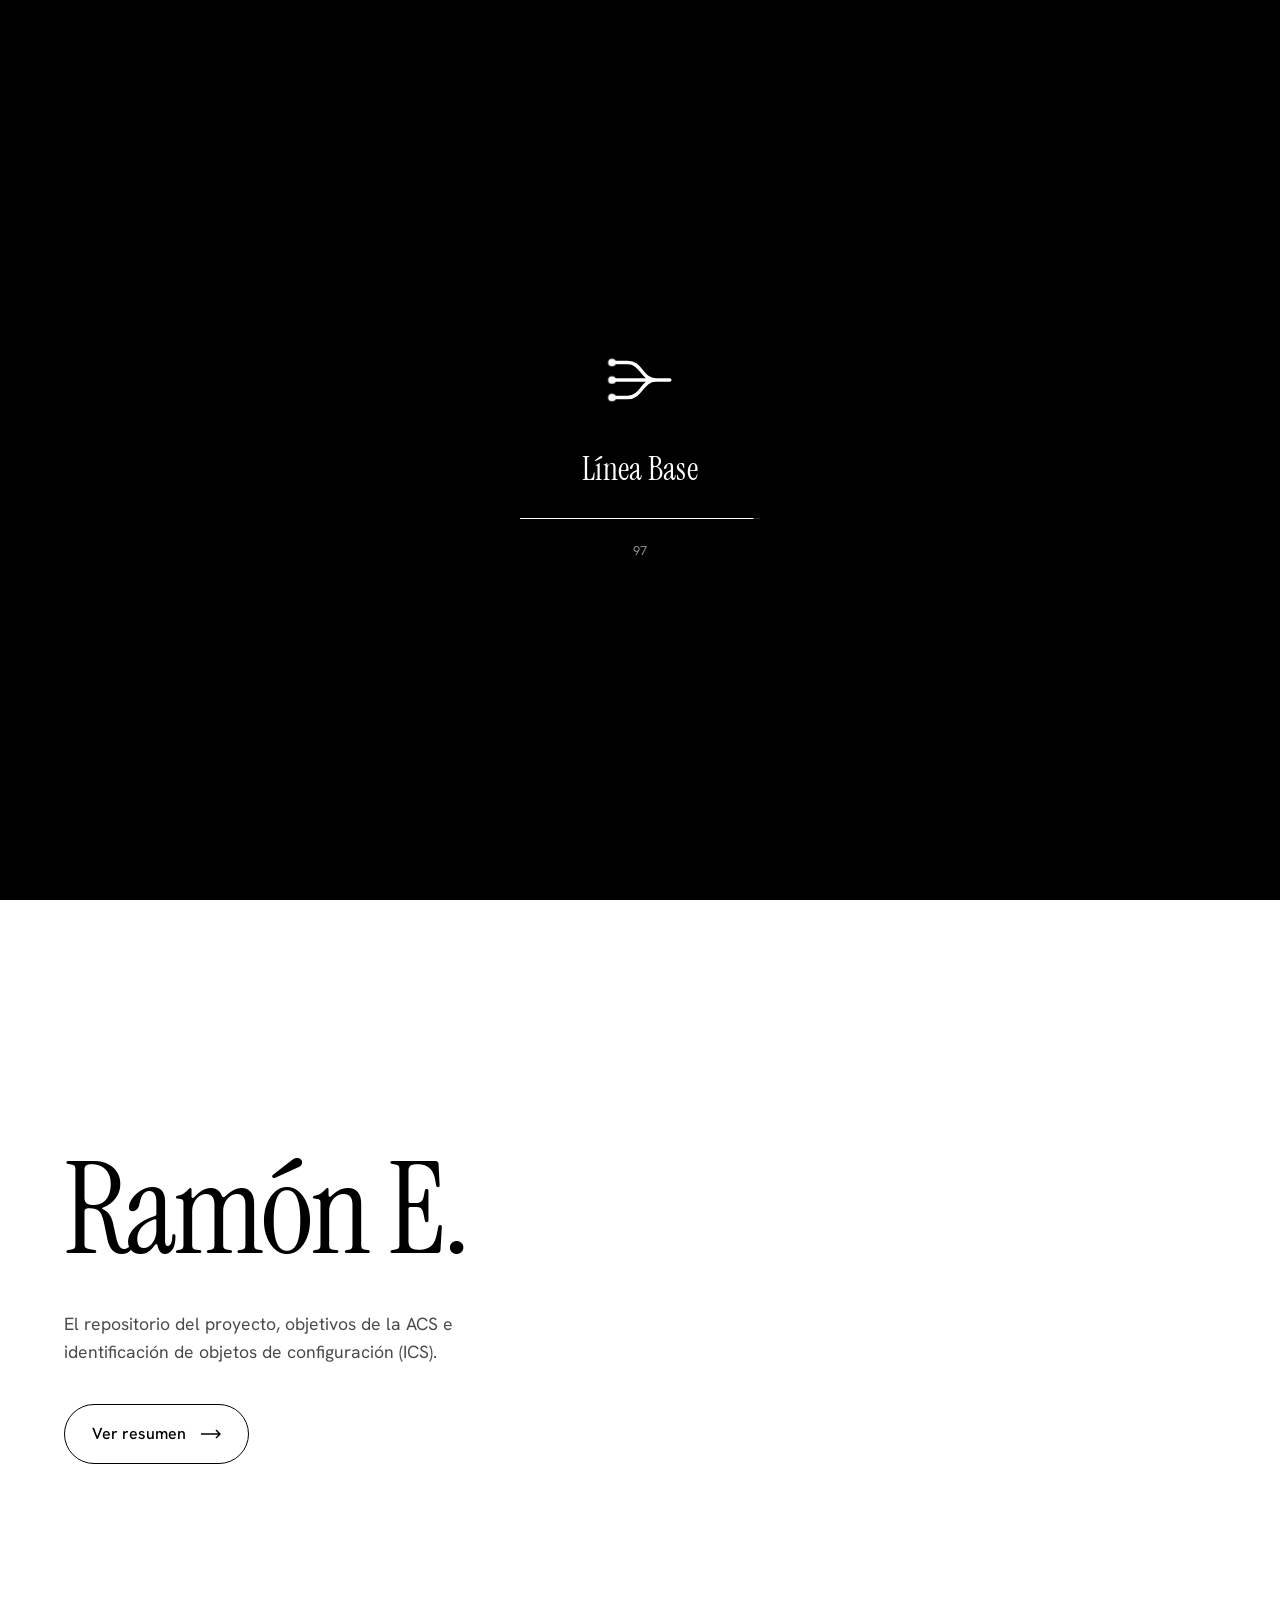
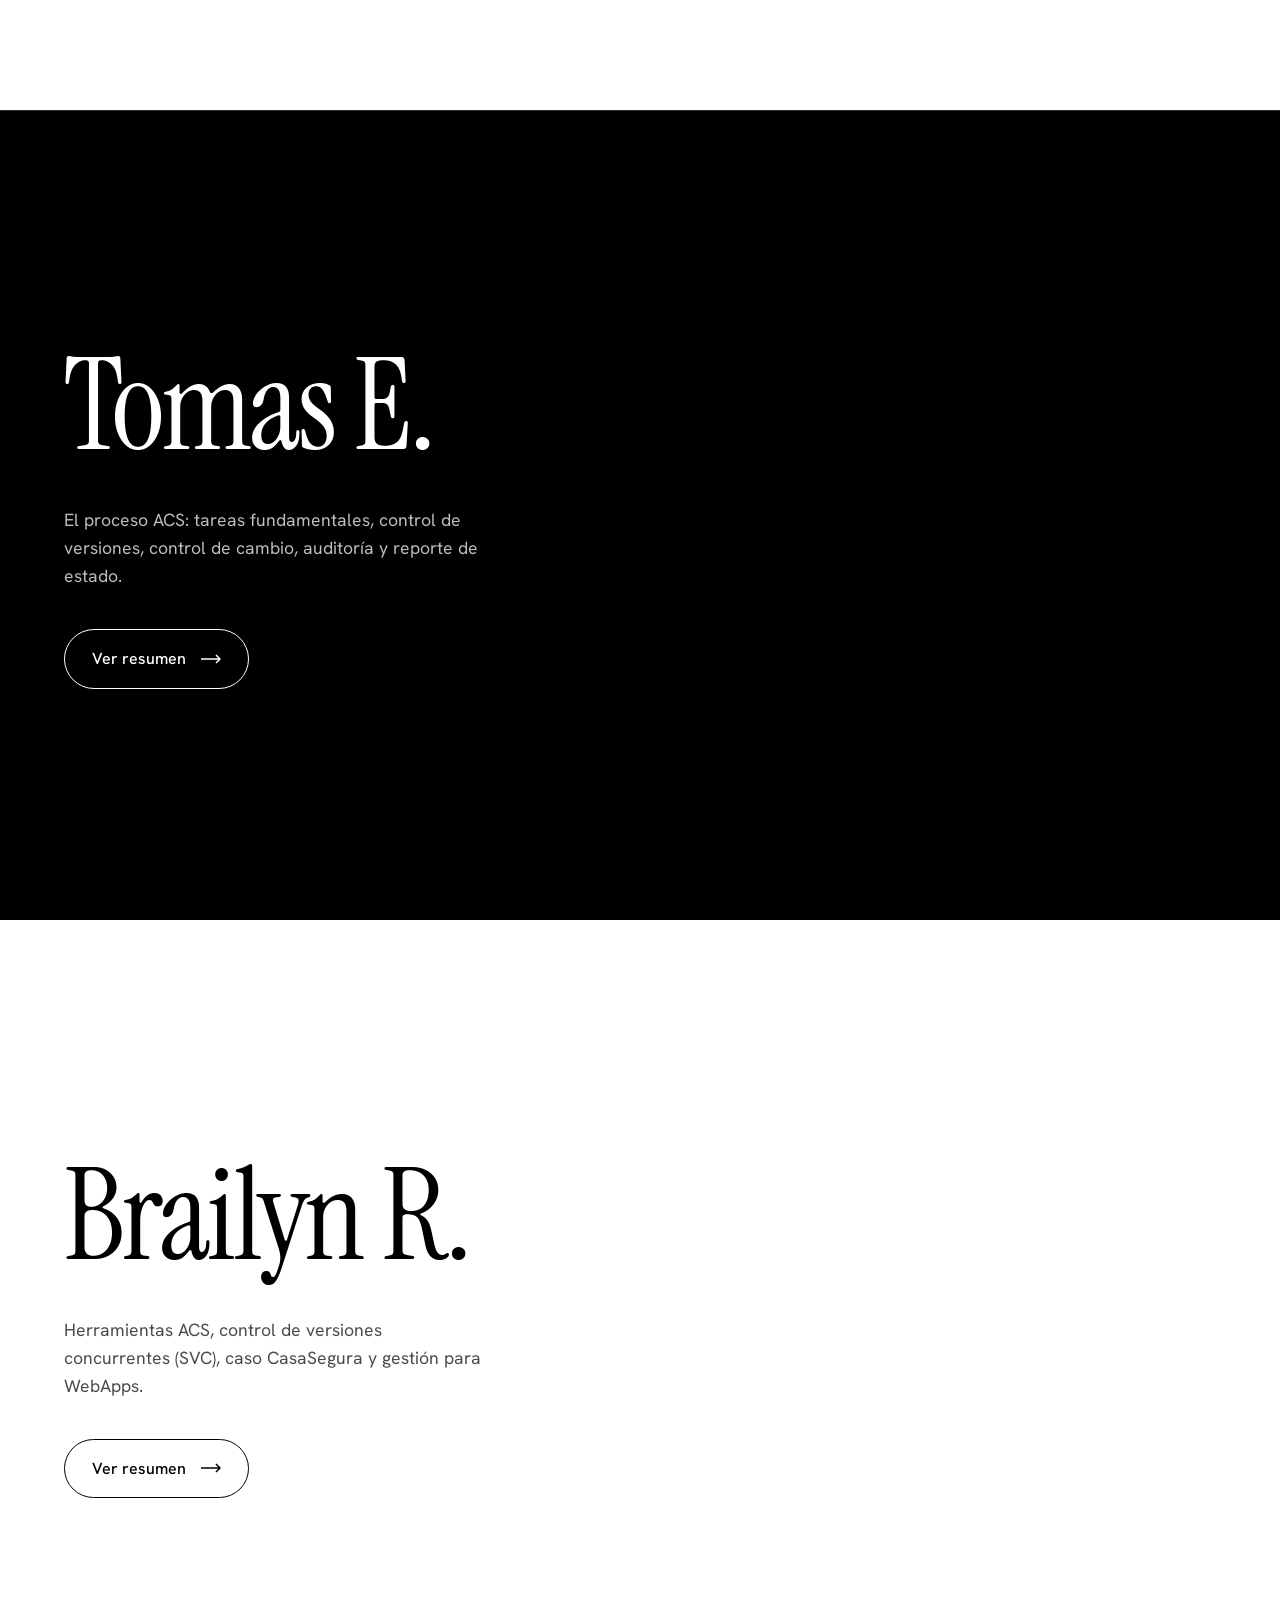
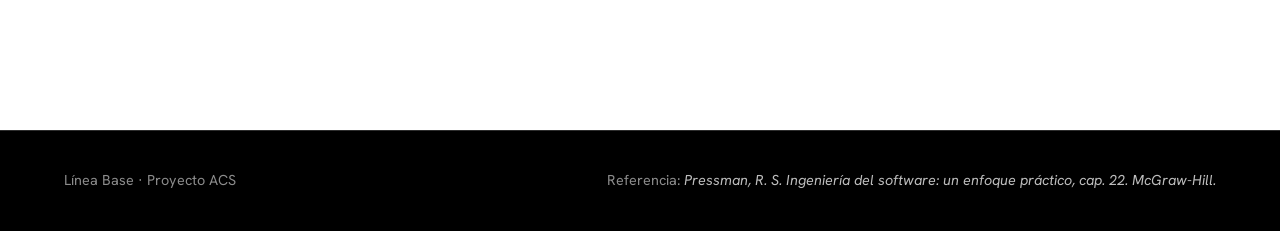
<file: index.html>
<!DOCTYPE html>
<html lang="es">
<head>
  <meta charset="UTF-8">
  <meta name="viewport" content="width=device-width, initial-scale=1">
  <title>Línea Base · Administración de la Configuración del Software</title>
  <meta name="description" content="Resumen interactivo del proceso ACS según Pressman (capítulo 22), elaborado por Ramón E., Tomas E. y Brailyn R.">
  <link rel="icon" type="image/svg+xml" href="assets/images/favicon.svg">
  <link rel="preconnect" href="https://fonts.googleapis.com">
  <link rel="preconnect" href="https://fonts.gstatic.com" crossorigin>
  <link href="https://fonts.googleapis.com/css2?family=Hanken+Grotesk:wght@400;500;600&family=Instrument+Serif&display=swap" rel="stylesheet">
  <link rel="stylesheet" href="assets/css/styles.css">
</head>
<body class="loading">

  <!-- Pantalla de carga -->
  <div class="loader" id="loader" role="status" aria-label="Cargando">
    <div class="loader-inner">
      <svg class="loader-logo" viewBox="0 0 48 48" fill="none" stroke="currentColor" stroke-width="2" stroke-linecap="round" aria-hidden="true">
        <path d="M8 14H17C25 14 25 24 33 24M8 24H33M8 34H17C25 34 25 24 33 24M33 24H41" pathLength="80"/>
        <circle cx="8" cy="14" r="2.2" fill="currentColor" stroke="none"/>
        <circle cx="8" cy="24" r="2.2" fill="currentColor" stroke="none"/>
        <circle cx="8" cy="34" r="2.2" fill="currentColor" stroke="none"/>
      </svg>
      <div class="loader-name">Línea Base</div>
      <div class="loader-bar"><i></i></div>
      <div class="loader-count">0</div>
    </div>
  </div>

  <header class="site-header">
    <a class="brand" href="#inicio" aria-label="Línea Base, inicio">
      <svg viewBox="0 0 48 48" fill="none" stroke="currentColor" stroke-width="2.5" stroke-linecap="round" aria-hidden="true">
        <path d="M8 14H17C25 14 25 24 33 24M8 24H33M8 34H17C25 34 25 24 33 24M33 24H41"/>
        <circle cx="8" cy="14" r="2.2" fill="currentColor" stroke="none"/>
        <circle cx="8" cy="24" r="2.2" fill="currentColor" stroke="none"/>
        <circle cx="8" cy="34" r="2.2" fill="currentColor" stroke="none"/>
      </svg>
      Línea Base
    </a>
    <nav class="site-nav" aria-label="Integrantes">
      <a href="#ramon">Ramón E.</a>
      <a href="#tomas">Tomas E.</a>
      <a href="#brailyn">Brailyn R.</a>
    </nav>
  </header>

  <main id="inicio">
    <!-- Hero -->
    <section class="hero">
      <div class="hero-text">
        <h1>Administración de la Configuración del Software</h1>
        <p class="hero-sub">Tres ramas de trabajo, una sola versión. El proceso ACS explicado según Pressman, capítulo 22.</p>
      </div>

      <div class="branches" aria-hidden="true">
        <svg viewBox="0 0 1200 260">
          <path class="b-line" pathLength="1" d="M130 40H420C640 40 640 130 900 130"/>
          <path class="b-line" pathLength="1" d="M130 130H900"/>
          <path class="b-line" pathLength="1" d="M130 220H420C640 220 640 130 900 130"/>
          <path class="b-line merge" pathLength="1" d="M900 130H1060"/>
          <circle class="b-dot" cx="130" cy="40" r="5"/>
          <circle class="b-dot" cx="130" cy="130" r="5"/>
          <circle class="b-dot" cx="130" cy="220" r="5"/>
          <circle class="b-dot b-merge-dot" cx="900" cy="130" r="7"/>
          <text class="b-label" x="0" y="45">Ramón</text>
          <text class="b-label" x="0" y="135">Tomas</text>
          <text class="b-label" x="0" y="225">Brailyn</text>
          <text class="b-main" x="1075" y="138">main</text>
        </svg>
      </div>
    </section>

    <!-- Integrante 1 -->
    <section class="member light" id="ramon" data-reveal>
      <span class="initial" aria-hidden="true">R</span>
      <div class="member-body">
        <h2><span class="mask"><span>Ramón E.</span></span></h2>
        <p>El repositorio del proyecto, objetivos de la ACS e identificación de objetos de configuración (ICS).</p>
        <a class="btn" href="html/ramon.html">Ver resumen
          <svg class="arrow" viewBox="0 0 20 10" fill="none" stroke="currentColor" stroke-width="1.5" aria-hidden="true"><path d="M0 5H19M15 1l4 4-4 4"/></svg>
        </a>
      </div>
    </section>

    <!-- Integrante 2 -->
    <section class="member dark" id="tomas" data-reveal>
      <span class="initial" aria-hidden="true">T</span>
      <div class="member-body">
        <h2><span class="mask"><span>Tomas E.</span></span></h2>
        <p>El proceso ACS: tareas fundamentales, control de versiones, control de cambio, auditoría y reporte de estado.</p>
        <a class="btn" href="html/tomas.html">Ver resumen
          <svg class="arrow" viewBox="0 0 20 10" fill="none" stroke="currentColor" stroke-width="1.5" aria-hidden="true"><path d="M0 5H19M15 1l4 4-4 4"/></svg>
        </a>
      </div>
    </section>

    <!-- Integrante 3 -->
    <section class="member light" id="brailyn" data-reveal>
      <span class="initial" aria-hidden="true">B</span>
      <div class="member-body">
        <h2><span class="mask"><span>Brailyn R.</span></span></h2>
        <p>Herramientas ACS, control de versiones concurrentes (SVC), caso CasaSegura y gestión para WebApps.</p>
        <a class="btn" href="html/brailyn.html">Ver resumen
          <svg class="arrow" viewBox="0 0 20 10" fill="none" stroke="currentColor" stroke-width="1.5" aria-hidden="true"><path d="M0 5H19M15 1l4 4-4 4"/></svg>
        </a>
      </div>
    </section>
  </main>

  <footer class="site-footer">
    <span>Línea Base · Proyecto ACS</span>
    <span>Referencia: <em>Pressman, R. S. Ingeniería del software: un enfoque práctico, cap. 22. McGraw-Hill.</em></span>
  </footer>

  <script src="scripts/script.js"></script>
</body>
</html>
</file>
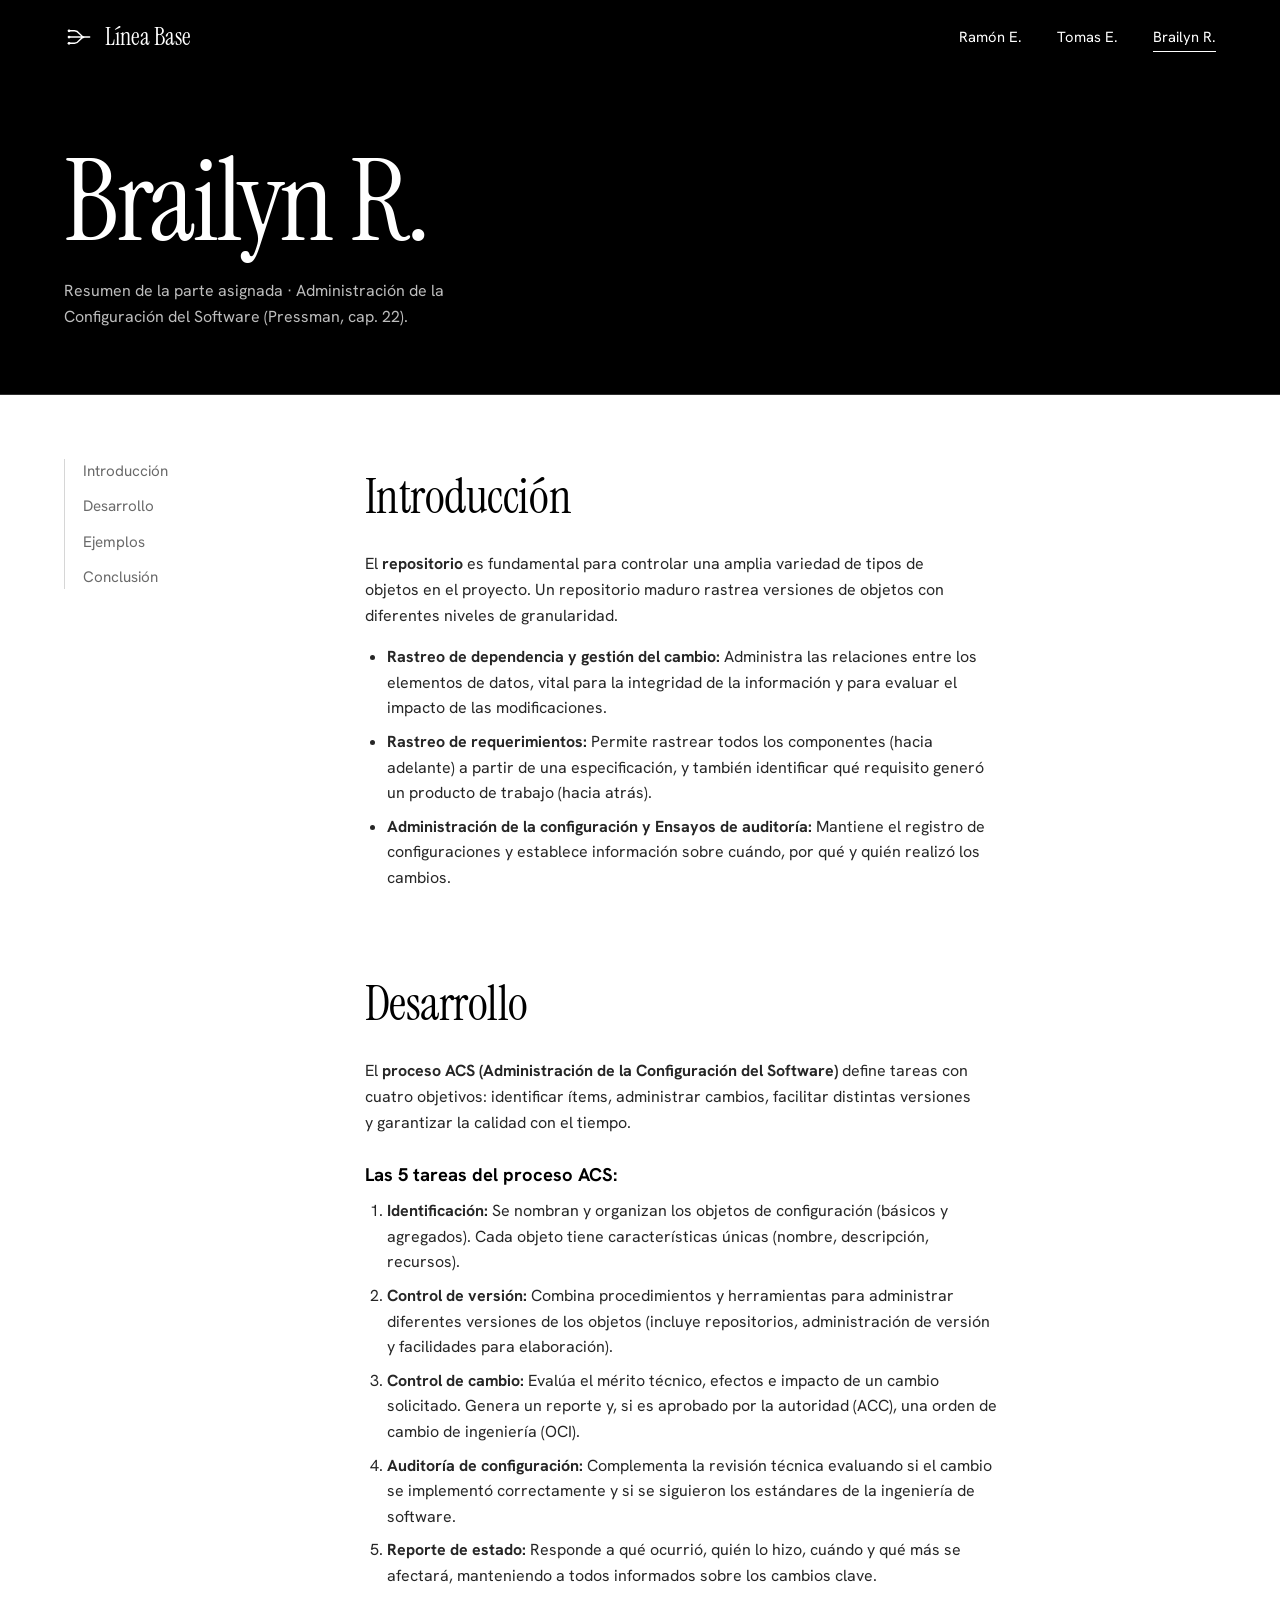
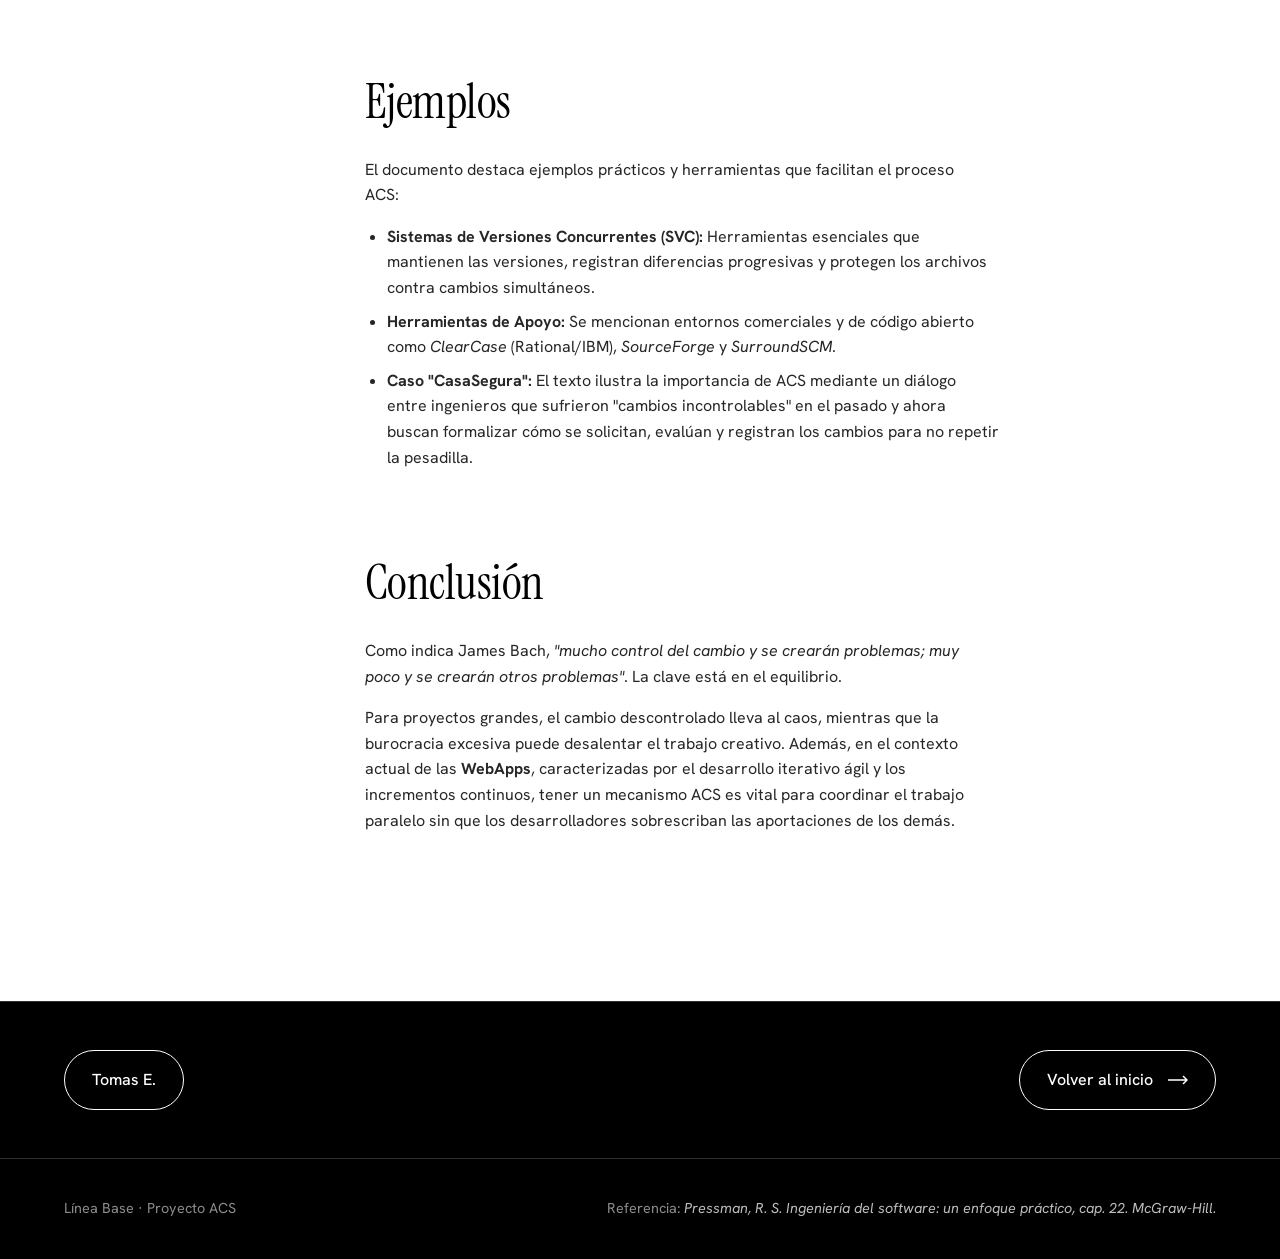
<file: html/brailyn.html>
<!DOCTYPE html>
<html lang="es">
<head>
  <meta charset="UTF-8">
  <meta name="viewport" content="width=device-width, initial-scale=1">
  <title>Brailyn R. · Línea Base</title>
  <link rel="icon" type="image/svg+xml" href="../assets/images/favicon.svg">
  <link rel="preconnect" href="https://fonts.googleapis.com">
  <link rel="preconnect" href="https://fonts.gstatic.com" crossorigin>
  <link href="https://fonts.googleapis.com/css2?family=Hanken+Grotesk:wght@400;500;600&family=Instrument+Serif&display=swap" rel="stylesheet">
  <link rel="stylesheet" href="../assets/css/styles.css">
</head>
<body>
  <header class="site-header">
    <a class="brand" href="../index.html" aria-label="Línea Base, inicio">
      <svg viewBox="0 0 48 48" fill="none" stroke="currentColor" stroke-width="2.5" stroke-linecap="round" aria-hidden="true">
        <path d="M8 14H17C25 14 25 24 33 24M8 24H33M8 34H17C25 34 25 24 33 24M33 24H41"/>
        <circle cx="8" cy="14" r="2.2" fill="currentColor" stroke="none"/>
        <circle cx="8" cy="24" r="2.2" fill="currentColor" stroke="none"/>
        <circle cx="8" cy="34" r="2.2" fill="currentColor" stroke="none"/>
      </svg>
      Línea Base
    </a>
    <nav class="site-nav" aria-label="Integrantes">
      <a href="ramon.html">Ramón E.</a>
      <a href="tomas.html">Tomas E.</a>
      <a href="brailyn.html" aria-current="page">Brailyn R.</a>
    </nav>
  </header>

  <main>
    <div class="page-head">
      <h1>Brailyn R.</h1>
      <p>Resumen de la parte asignada · Administración de la Configuración del Software (Pressman, cap. 22).</p>
    </div>

    <div class="page-layout">
      <nav class="toc" aria-label="Contenido de la página">
        <a href="#introduccion">Introducción</a>
        <a href="#desarrollo">Desarrollo</a>
        <a href="#ejemplos">Ejemplos</a>
        <a href="#conclusion">Conclusión</a>
      </nav>

      <article class="article">
        <section id="introduccion">
          <h2>Introducción</h2>
          <div class="summary-content">
            <p>El <strong>repositorio</strong> es fundamental para controlar una amplia variedad de tipos de objetos en el proyecto. Un repositorio maduro rastrea versiones de objetos con diferentes niveles de granularidad.</p>
            <ul>
              <li><strong>Rastreo de dependencia y gestión del cambio:</strong> Administra las relaciones entre los elementos de datos, vital para la integridad de la información y para evaluar el impacto de las modificaciones.</li>
              <li><strong>Rastreo de requerimientos:</strong> Permite rastrear todos los componentes (hacia adelante) a partir de una especificación, y también identificar qué requisito generó un producto de trabajo (hacia atrás).</li>
              <li><strong>Administración de la configuración y Ensayos de auditoría:</strong> Mantiene el registro de configuraciones y establece información sobre cuándo, por qué y quién realizó los cambios.</li>
            </ul>
          </div>
        </section>
        <section id="desarrollo">
          <h2>Desarrollo</h2>
          <div class="summary-content">
            <p>El <strong>proceso ACS (Administración de la Configuración del Software)</strong> define tareas con cuatro objetivos: identificar ítems, administrar cambios, facilitar distintas versiones y garantizar la calidad con el tiempo.</p>
            <h3>Las 5 tareas del proceso ACS:</h3>
            <ol>
              <li><strong>Identificación:</strong> Se nombran y organizan los objetos de configuración (básicos y agregados). Cada objeto tiene características únicas (nombre, descripción, recursos).</li>
              <li><strong>Control de versión:</strong> Combina procedimientos y herramientas para administrar diferentes versiones de los objetos (incluye repositorios, administración de versión y facilidades para elaboración).</li>
              <li><strong>Control de cambio:</strong> Evalúa el mérito técnico, efectos e impacto de un cambio solicitado. Genera un reporte y, si es aprobado por la autoridad (ACC), una orden de cambio de ingeniería (OCI).</li>
              <li><strong>Auditoría de configuración:</strong> Complementa la revisión técnica evaluando si el cambio se implementó correctamente y si se siguieron los estándares de la ingeniería de software.</li>
              <li><strong>Reporte de estado:</strong> Responde a qué ocurrió, quién lo hizo, cuándo y qué más se afectará, manteniendo a todos informados sobre los cambios clave.</li>
            </ol>
          </div>
        </section>
        <section id="ejemplos">
          <h2>Ejemplos</h2>
          <div class="summary-content">
            <p>El documento destaca ejemplos prácticos y herramientas que facilitan el proceso ACS:</p>
            <ul>
              <li><strong>Sistemas de Versiones Concurrentes (SVC):</strong> Herramientas esenciales que mantienen las versiones, registran diferencias progresivas y protegen los archivos contra cambios simultáneos.</li>
              <li><strong>Herramientas de Apoyo:</strong> Se mencionan entornos comerciales y de código abierto como <em>ClearCase</em> (Rational/IBM), <em>SourceForge</em> y <em>SurroundSCM</em>.</li>
              <li><strong>Caso "CasaSegura":</strong> El texto ilustra la importancia de ACS mediante un diálogo entre ingenieros que sufrieron "cambios incontrolables" en el pasado y ahora buscan formalizar cómo se solicitan, evalúan y registran los cambios para no repetir la pesadilla.</li>
            </ul>
          </div>
        </section>
        <section id="conclusion">
          <h2>Conclusión</h2>
          <div class="summary-content">
            <p>Como indica James Bach, <em>"mucho control del cambio y se crearán problemas; muy poco y se crearán otros problemas"</em>. La clave está en el equilibrio.</p>
            <p>Para proyectos grandes, el cambio descontrolado lleva al caos, mientras que la burocracia excesiva puede desalentar el trabajo creativo. Además, en el contexto actual de las <strong>WebApps</strong>, caracterizadas por el desarrollo iterativo ágil y los incrementos continuos, tener un mecanismo ACS es vital para coordinar el trabajo paralelo sin que los desarrolladores sobrescriban las aportaciones de los demás.</p>
          </div>
        </section>
      </article>
    </div>
  </main>

  <div class="pager">
    <a class="btn" href="tomas.html">Tomas E.</a>
    <a class="btn" href="../index.html">Volver al inicio <svg class="arrow" viewBox="0 0 20 10" fill="none" stroke="currentColor" stroke-width="1.5" aria-hidden="true"><path d="M0 5H19M15 1l4 4-4 4"/></svg></a>
  </div>

  <footer class="site-footer">
    <span>Línea Base · Proyecto ACS</span>
    <span>Referencia: <em>Pressman, R. S. Ingeniería del software: un enfoque práctico, cap. 22. McGraw-Hill.</em></span>
  </footer>

  <script src="../scripts/script.js"></script>
</body>
</html>
</file>
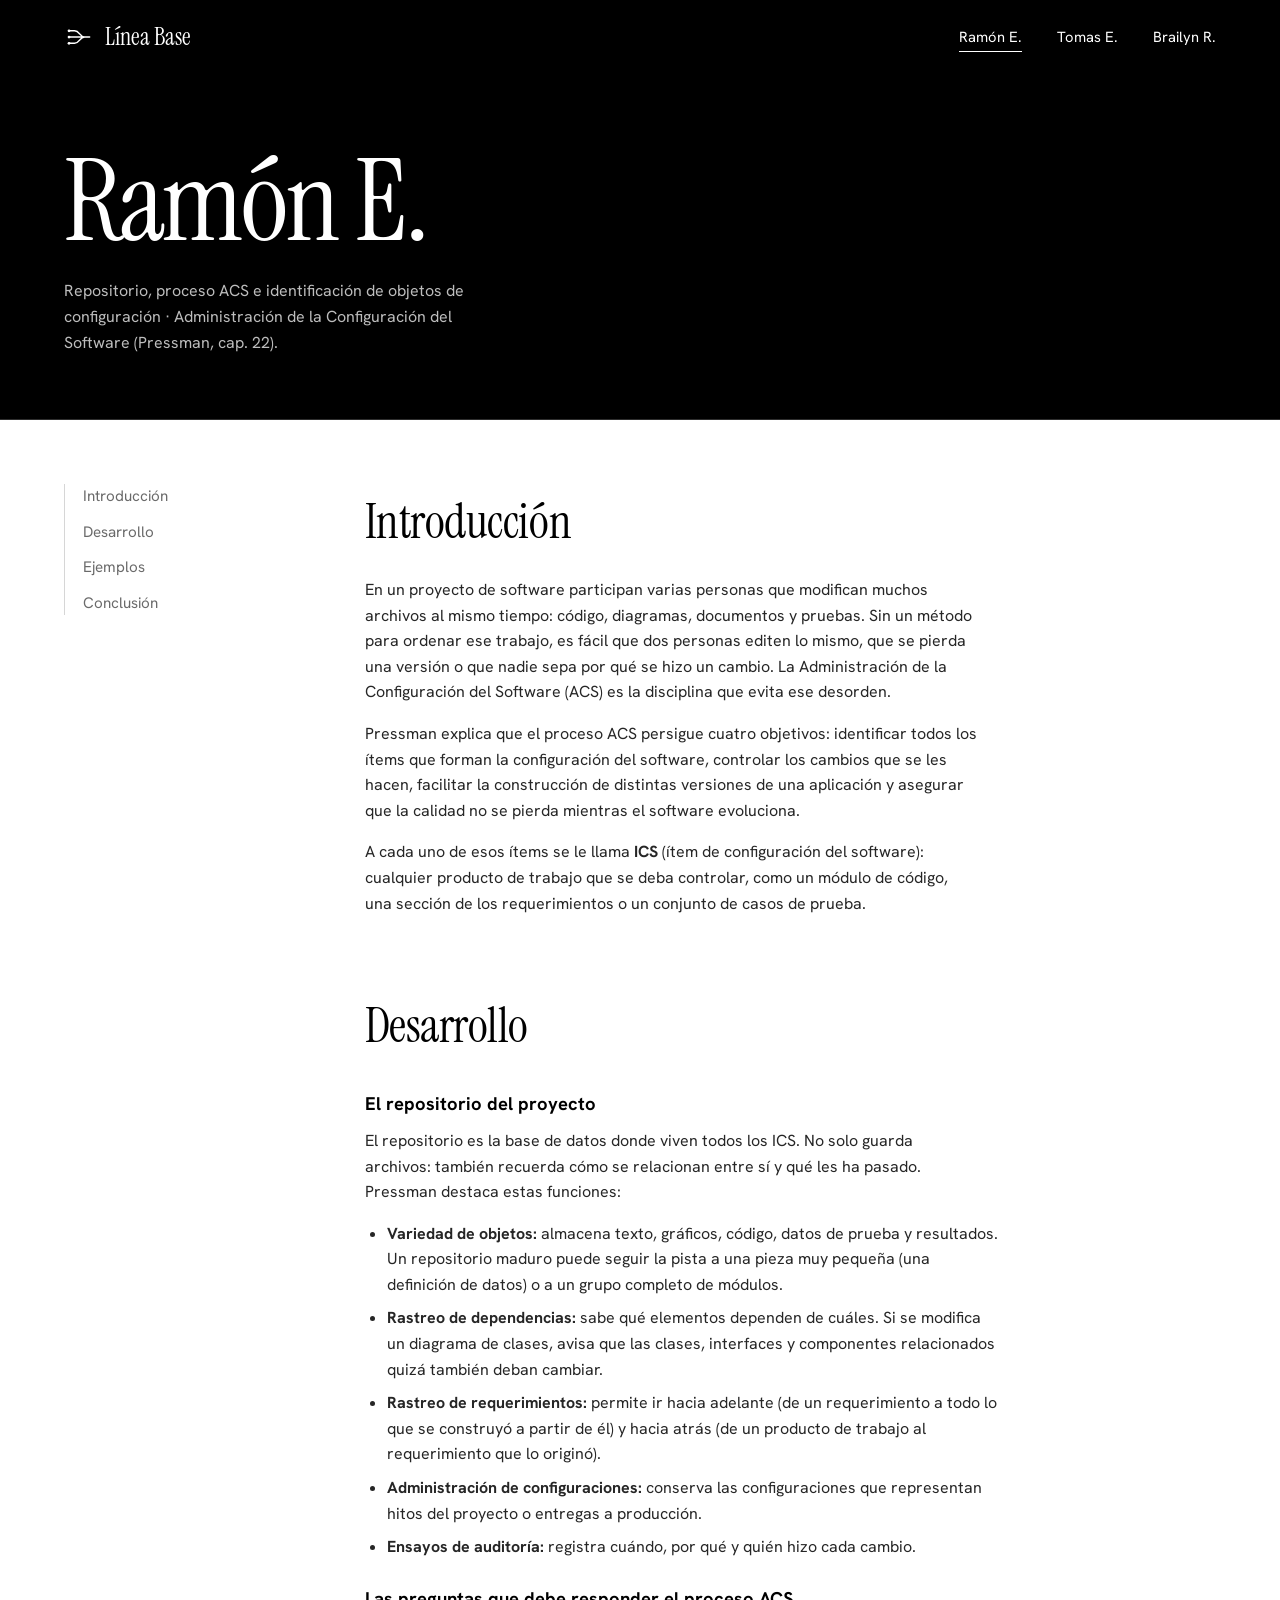
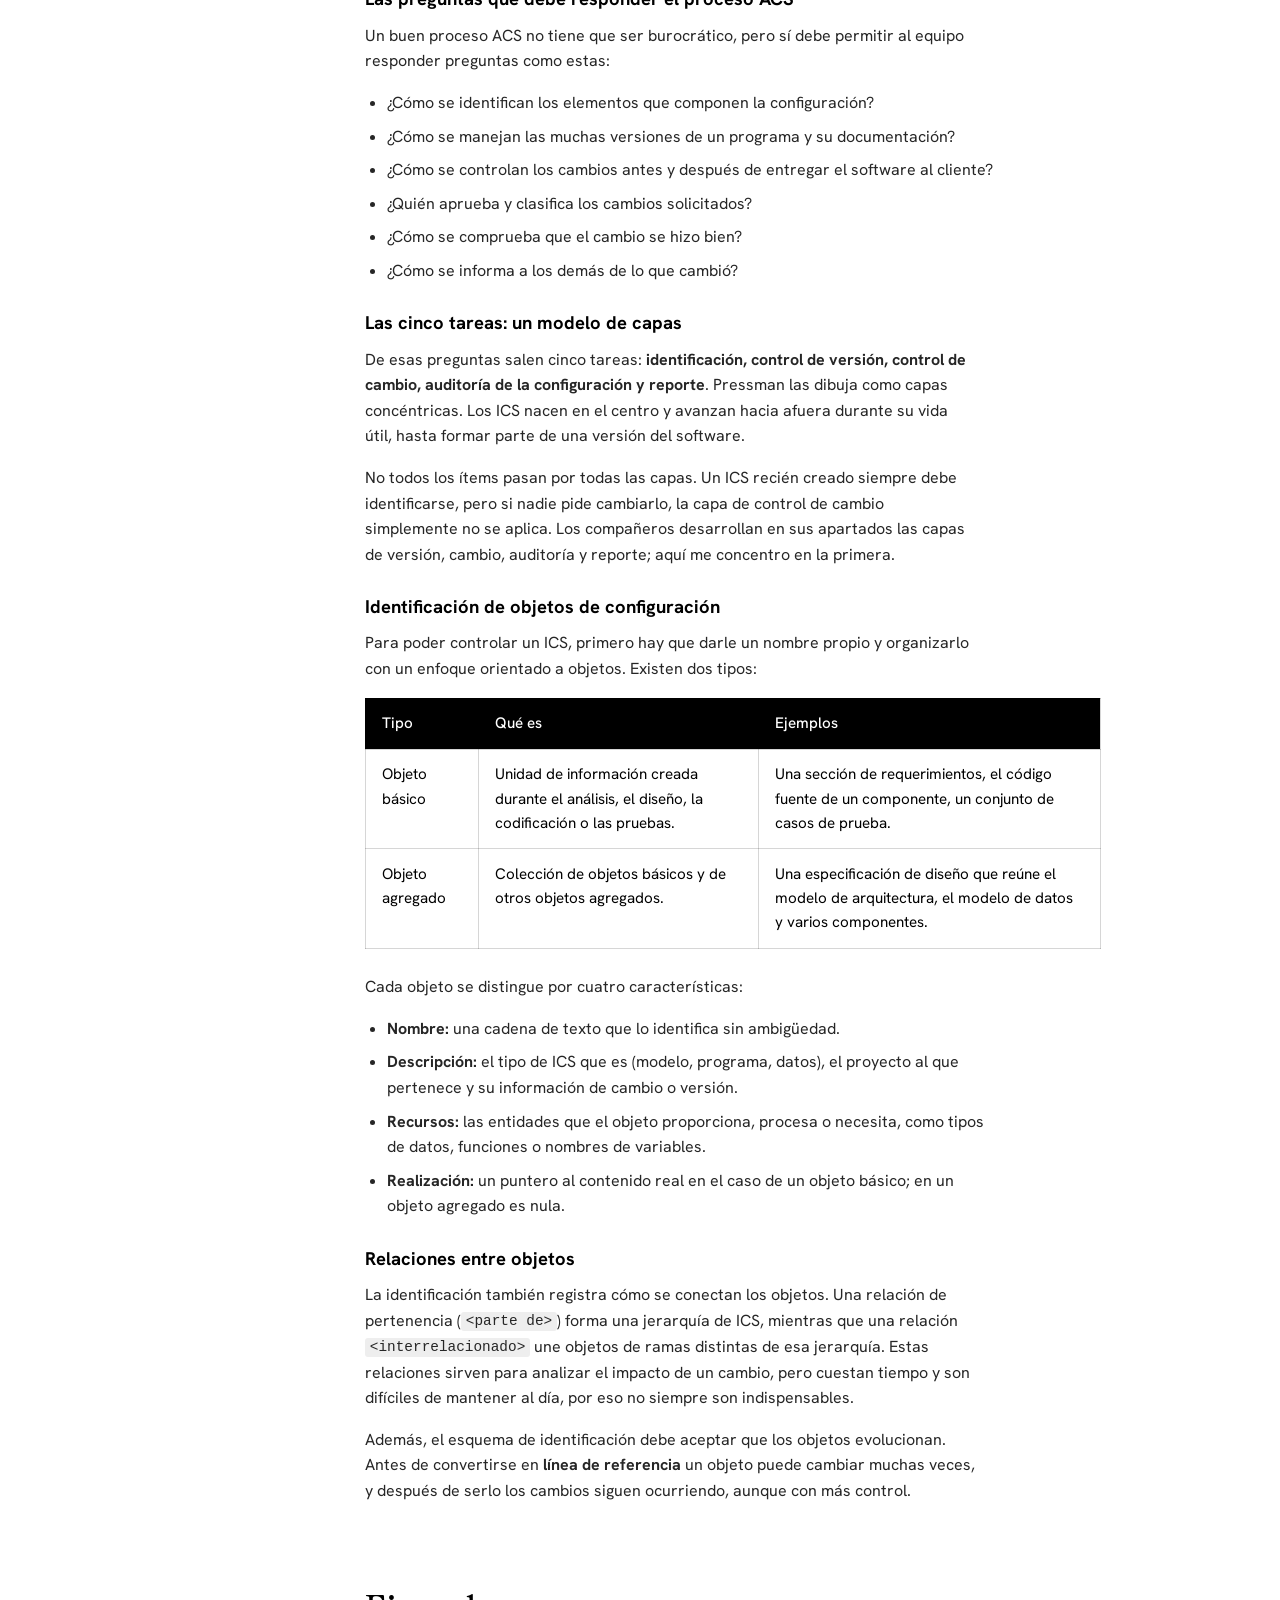
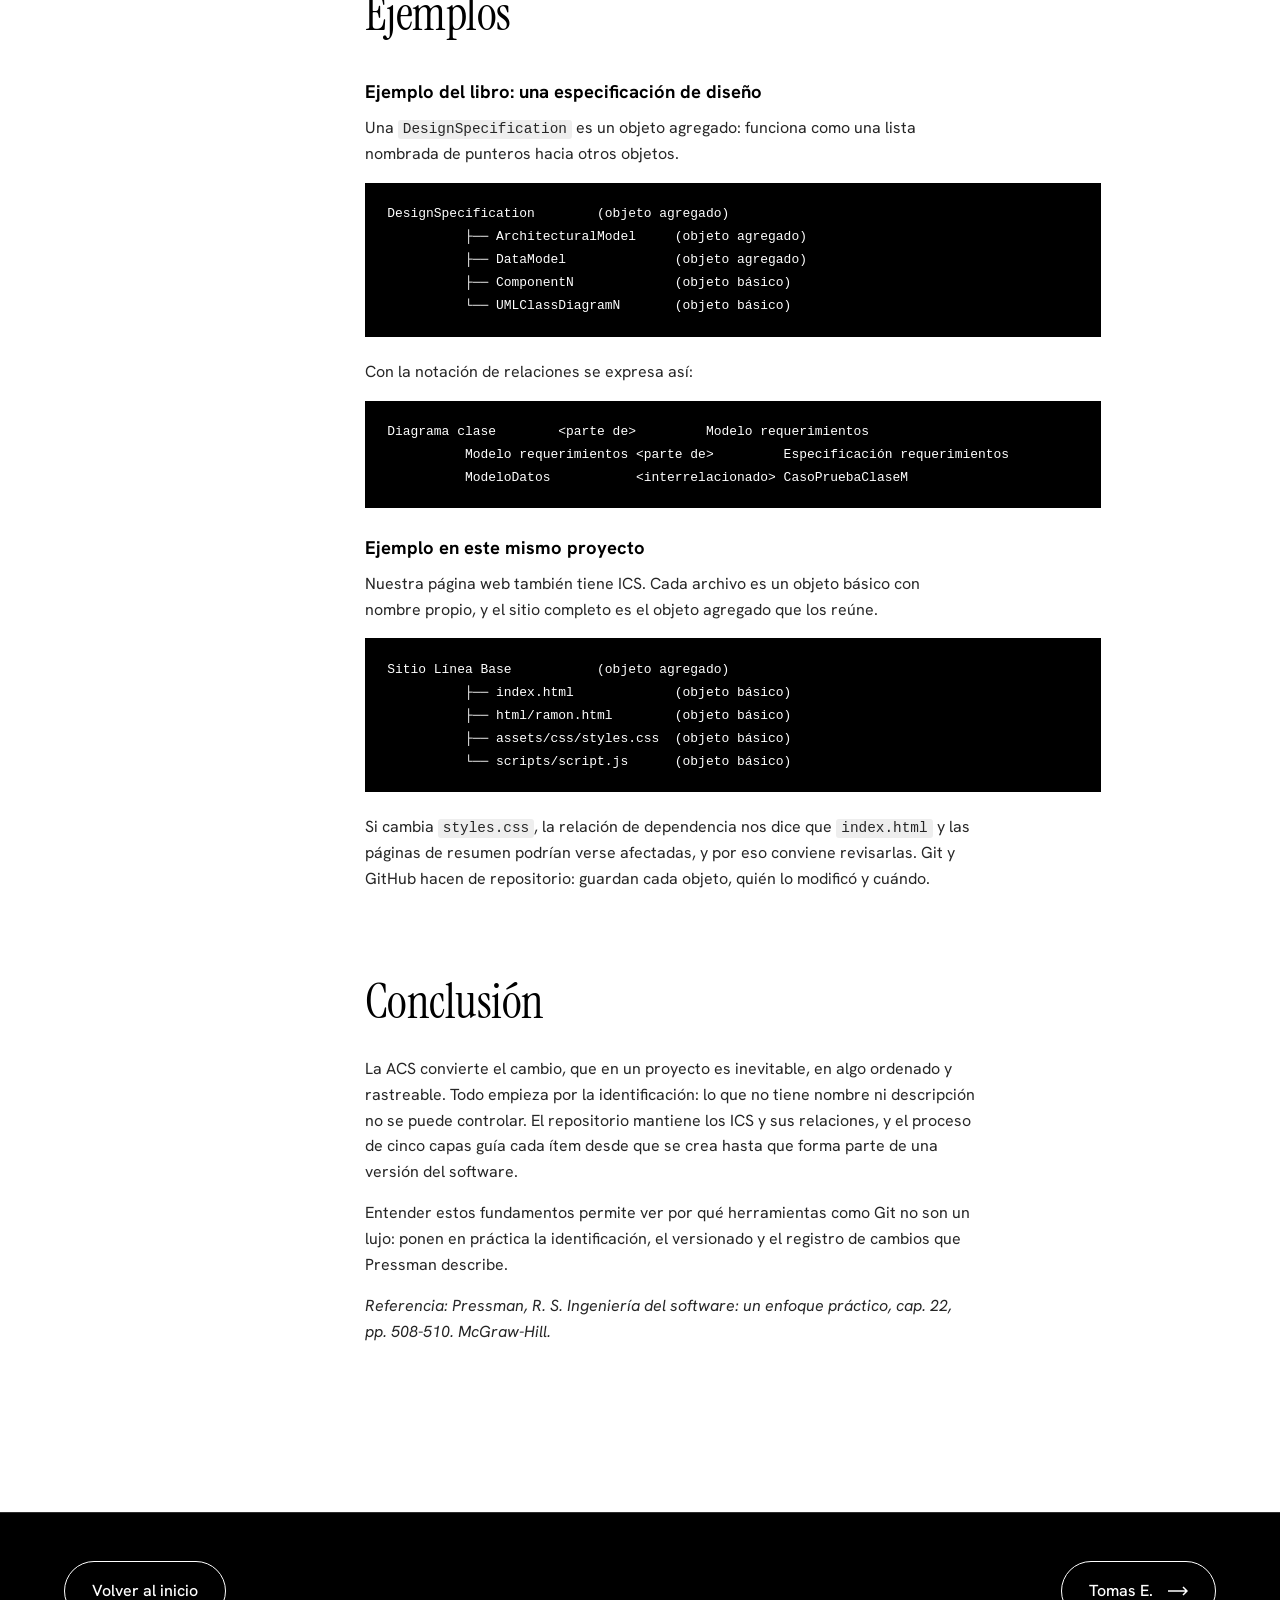
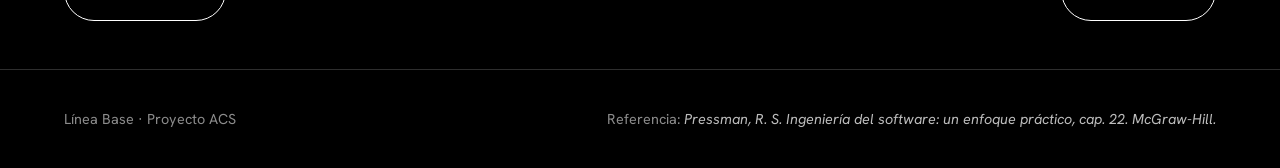
<file: html/ramon.html>
<!DOCTYPE html>
<html lang="es">
<head>
  <meta charset="UTF-8">
  <meta name="viewport" content="width=device-width, initial-scale=1">
  <title>Ramón E. · Línea Base</title>
  <link rel="icon" type="image/svg+xml" href="../assets/images/favicon.svg">
  <link rel="preconnect" href="https://fonts.googleapis.com">
  <link rel="preconnect" href="https://fonts.gstatic.com" crossorigin>
  <link href="https://fonts.googleapis.com/css2?family=Hanken+Grotesk:wght@400;500;600&family=Instrument+Serif&display=swap" rel="stylesheet">
  <link rel="stylesheet" href="../assets/css/styles.css">
</head>
<body>
  <header class="site-header">
    <a class="brand" href="../index.html" aria-label="Línea Base, inicio">
      <svg viewBox="0 0 48 48" fill="none" stroke="currentColor" stroke-width="2.5" stroke-linecap="round" aria-hidden="true">
        <path d="M8 14H17C25 14 25 24 33 24M8 24H33M8 34H17C25 34 25 24 33 24M33 24H41"/>
        <circle cx="8" cy="14" r="2.2" fill="currentColor" stroke="none"/>
        <circle cx="8" cy="24" r="2.2" fill="currentColor" stroke="none"/>
        <circle cx="8" cy="34" r="2.2" fill="currentColor" stroke="none"/>
      </svg>
      Línea Base
    </a>
    <nav class="site-nav" aria-label="Integrantes">
      <a href="ramon.html" aria-current="page">Ramón E.</a>
      <a href="tomas.html">Tomas E.</a>
      <a href="brailyn.html">Brailyn R.</a>
    </nav>
  </header>

  <main>
    <div class="page-head">
      <h1>Ramón E.</h1>
      <p>Repositorio, proceso ACS e identificación de objetos de configuración · Administración de la Configuración del Software (Pressman, cap. 22).</p>
    </div>

    <div class="page-layout">
      <nav class="toc" aria-label="Contenido de la página">
        <a href="#introduccion">Introducción</a>
        <a href="#desarrollo">Desarrollo</a>
        <a href="#ejemplos">Ejemplos</a>
        <a href="#conclusion">Conclusión</a>
      </nav>

      <article class="article">

        <section id="introduccion">
          <h2>Introducción</h2>
          <p>En un proyecto de software participan varias personas que modifican muchos archivos al mismo tiempo: código, diagramas, documentos y pruebas. Sin un método para ordenar ese trabajo, es fácil que dos personas editen lo mismo, que se pierda una versión o que nadie sepa por qué se hizo un cambio. La Administración de la Configuración del Software (ACS) es la disciplina que evita ese desorden.</p>
          <p>Pressman explica que el proceso ACS persigue cuatro objetivos: identificar todos los ítems que forman la configuración del software, controlar los cambios que se les hacen, facilitar la construcción de distintas versiones de una aplicación y asegurar que la calidad no se pierda mientras el software evoluciona.</p>
          <p>A cada uno de esos ítems se le llama <strong>ICS</strong> (ítem de configuración del software): cualquier producto de trabajo que se deba controlar, como un módulo de código, una sección de los requerimientos o un conjunto de casos de prueba.</p>
        </section>

        <section id="desarrollo">
          <h2>Desarrollo</h2>

          <h3>El repositorio del proyecto</h3>
          <p>El repositorio es la base de datos donde viven todos los ICS. No solo guarda archivos: también recuerda cómo se relacionan entre sí y qué les ha pasado. Pressman destaca estas funciones:</p>
          <ul>
            <li><strong>Variedad de objetos:</strong> almacena texto, gráficos, código, datos de prueba y resultados. Un repositorio maduro puede seguir la pista a una pieza muy pequeña (una definición de datos) o a un grupo completo de módulos.</li>
            <li><strong>Rastreo de dependencias:</strong> sabe qué elementos dependen de cuáles. Si se modifica un diagrama de clases, avisa que las clases, interfaces y componentes relacionados quizá también deban cambiar.</li>
            <li><strong>Rastreo de requerimientos:</strong> permite ir hacia adelante (de un requerimiento a todo lo que se construyó a partir de él) y hacia atrás (de un producto de trabajo al requerimiento que lo originó).</li>
            <li><strong>Administración de configuraciones:</strong> conserva las configuraciones que representan hitos del proyecto o entregas a producción.</li>
            <li><strong>Ensayos de auditoría:</strong> registra cuándo, por qué y quién hizo cada cambio.</li>
          </ul>

          <h3>Las preguntas que debe responder el proceso ACS</h3>
          <p>Un buen proceso ACS no tiene que ser burocrático, pero sí debe permitir al equipo responder preguntas como estas:</p>
          <ul>
            <li>¿Cómo se identifican los elementos que componen la configuración?</li>
            <li>¿Cómo se manejan las muchas versiones de un programa y su documentación?</li>
            <li>¿Cómo se controlan los cambios antes y después de entregar el software al cliente?</li>
            <li>¿Quién aprueba y clasifica los cambios solicitados?</li>
            <li>¿Cómo se comprueba que el cambio se hizo bien?</li>
            <li>¿Cómo se informa a los demás de lo que cambió?</li>
          </ul>

          <h3>Las cinco tareas: un modelo de capas</h3>
          <p>De esas preguntas salen cinco tareas: <strong>identificación, control de versión, control de cambio, auditoría de la configuración y reporte</strong>. Pressman las dibuja como capas concéntricas. Los ICS nacen en el centro y avanzan hacia afuera durante su vida útil, hasta formar parte de una versión del software.</p>
          <p>No todos los ítems pasan por todas las capas. Un ICS recién creado siempre debe identificarse, pero si nadie pide cambiarlo, la capa de control de cambio simplemente no se aplica. Los compañeros desarrollan en sus apartados las capas de versión, cambio, auditoría y reporte; aquí me concentro en la primera.</p>

          <h3>Identificación de objetos de configuración</h3>
          <p>Para poder controlar un ICS, primero hay que darle un nombre propio y organizarlo con un enfoque orientado a objetos. Existen dos tipos:</p>
          <div class="table-wrap">
            <table>
              <thead>
                <tr><th>Tipo</th><th>Qué es</th><th>Ejemplos</th></tr>
              </thead>
              <tbody>
                <tr><td>Objeto básico</td><td>Unidad de información creada durante el análisis, el diseño, la codificación o las pruebas.</td><td>Una sección de requerimientos, el código fuente de un componente, un conjunto de casos de prueba.</td></tr>
                <tr><td>Objeto agregado</td><td>Colección de objetos básicos y de otros objetos agregados.</td><td>Una especificación de diseño que reúne el modelo de arquitectura, el modelo de datos y varios componentes.</td></tr>
              </tbody>
            </table>
          </div>
          <p>Cada objeto se distingue por cuatro características:</p>
          <ul>
            <li><strong>Nombre:</strong> una cadena de texto que lo identifica sin ambigüedad.</li>
            <li><strong>Descripción:</strong> el tipo de ICS que es (modelo, programa, datos), el proyecto al que pertenece y su información de cambio o versión.</li>
            <li><strong>Recursos:</strong> las entidades que el objeto proporciona, procesa o necesita, como tipos de datos, funciones o nombres de variables.</li>
            <li><strong>Realización:</strong> un puntero al contenido real en el caso de un objeto básico; en un objeto agregado es nula.</li>
          </ul>

          <h3>Relaciones entre objetos</h3>
          <p>La identificación también registra cómo se conectan los objetos. Una relación de pertenencia (<code>&lt;parte de&gt;</code>) forma una jerarquía de ICS, mientras que una relación <code>&lt;interrelacionado&gt;</code> une objetos de ramas distintas de esa jerarquía. Estas relaciones sirven para analizar el impacto de un cambio, pero cuestan tiempo y son difíciles de mantener al día, por eso no siempre son indispensables.</p>
          <p>Además, el esquema de identificación debe aceptar que los objetos evolucionan. Antes de convertirse en <strong>línea de referencia</strong> un objeto puede cambiar muchas veces, y después de serlo los cambios siguen ocurriendo, aunque con más control.</p>
        </section>

        <section id="ejemplos">
          <h2>Ejemplos</h2>

          <h3>Ejemplo del libro: una especificación de diseño</h3>
          <p>Una <code>DesignSpecification</code> es un objeto agregado: funciona como una lista nombrada de punteros hacia otros objetos.</p>
          <pre><code>DesignSpecification        (objeto agregado)
          ├── ArchitecturalModel     (objeto agregado)
          ├── DataModel              (objeto agregado)
          ├── ComponentN             (objeto básico)
          └── UMLClassDiagramN       (objeto básico)</code></pre>
          <p>Con la notación de relaciones se expresa así:</p>
          <pre><code>Diagrama clase        &lt;parte de&gt;         Modelo requerimientos
          Modelo requerimientos &lt;parte de&gt;         Especificación requerimientos
          ModeloDatos           &lt;interrelacionado&gt; CasoPruebaClaseM</code></pre>

          <h3>Ejemplo en este mismo proyecto</h3>
          <p>Nuestra página web también tiene ICS. Cada archivo es un objeto básico con nombre propio, y el sitio completo es el objeto agregado que los reúne.</p>
          <pre><code>Sitio Línea Base           (objeto agregado)
          ├── index.html             (objeto básico)
          ├── html/ramon.html        (objeto básico)
          ├── assets/css/styles.css  (objeto básico)
          └── scripts/script.js      (objeto básico)</code></pre>
          <p>Si cambia <code>styles.css</code>, la relación de dependencia nos dice que <code>index.html</code> y las páginas de resumen podrían verse afectadas, y por eso conviene revisarlas. Git y GitHub hacen de repositorio: guardan cada objeto, quién lo modificó y cuándo.</p>
        </section>

        <section id="conclusion">
          <h2>Conclusión</h2>
          <p>La ACS convierte el cambio, que en un proyecto es inevitable, en algo ordenado y rastreable. Todo empieza por la identificación: lo que no tiene nombre ni descripción no se puede controlar. El repositorio mantiene los ICS y sus relaciones, y el proceso de cinco capas guía cada ítem desde que se crea hasta que forma parte de una versión del software.</p>
          <p>Entender estos fundamentos permite ver por qué herramientas como Git no son un lujo: ponen en práctica la identificación, el versionado y el registro de cambios que Pressman describe.</p>
          <p><em>Referencia: Pressman, R. S. Ingeniería del software: un enfoque práctico, cap. 22, pp. 508-510. McGraw-Hill.</em></p>
        </section>

      </article>
    </div>
  </main>

  <div class="pager">
    <a class="btn" href="../index.html#ramon">Volver al inicio</a>
    <a class="btn" href="tomas.html">Tomas E. <svg class="arrow" viewBox="0 0 20 10" fill="none" stroke="currentColor" stroke-width="1.5" aria-hidden="true"><path d="M0 5H19M15 1l4 4-4 4"/></svg></a>
  </div>

  <footer class="site-footer">
    <span>Línea Base · Proyecto ACS</span>
    <span>Referencia: <em>Pressman, R. S. Ingeniería del software: un enfoque práctico, cap. 22. McGraw-Hill.</em></span>
  </footer>

  <script src="../scripts/script.js"></script>
</body>
</html>
</file>
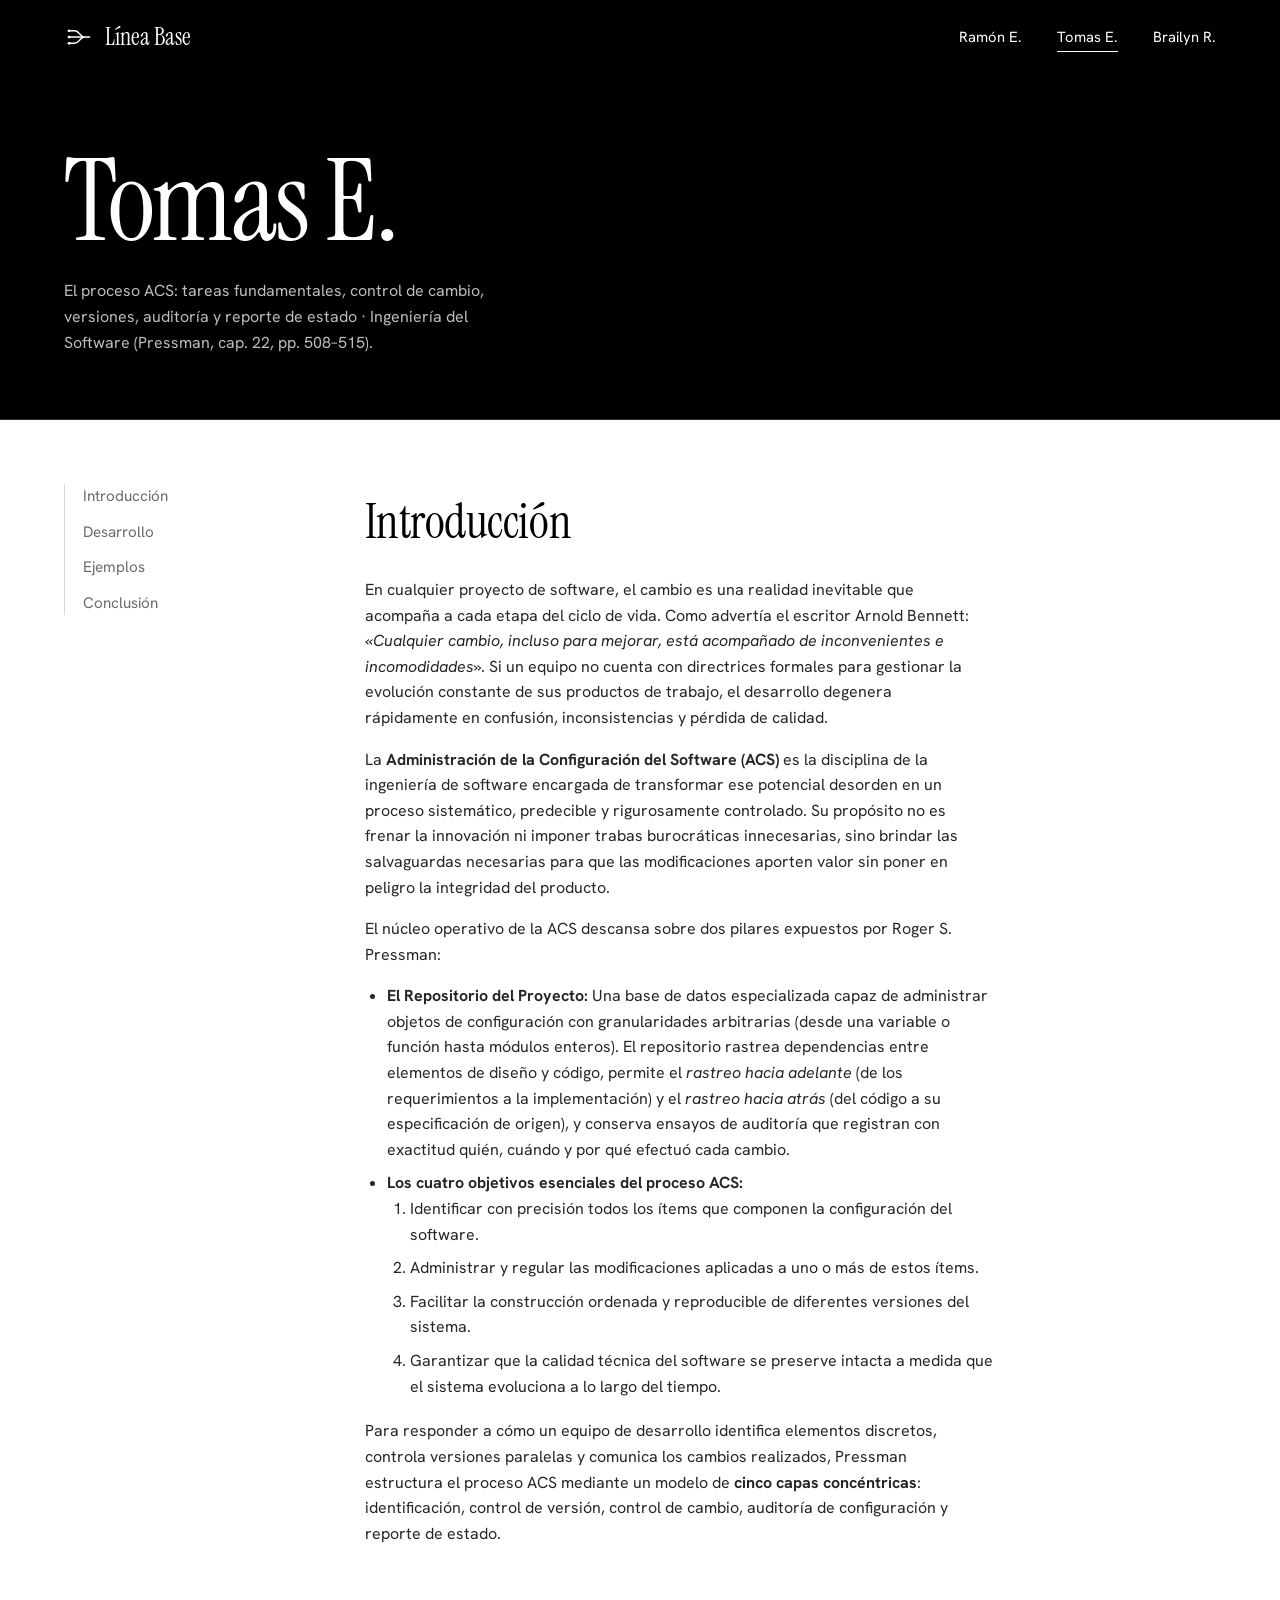
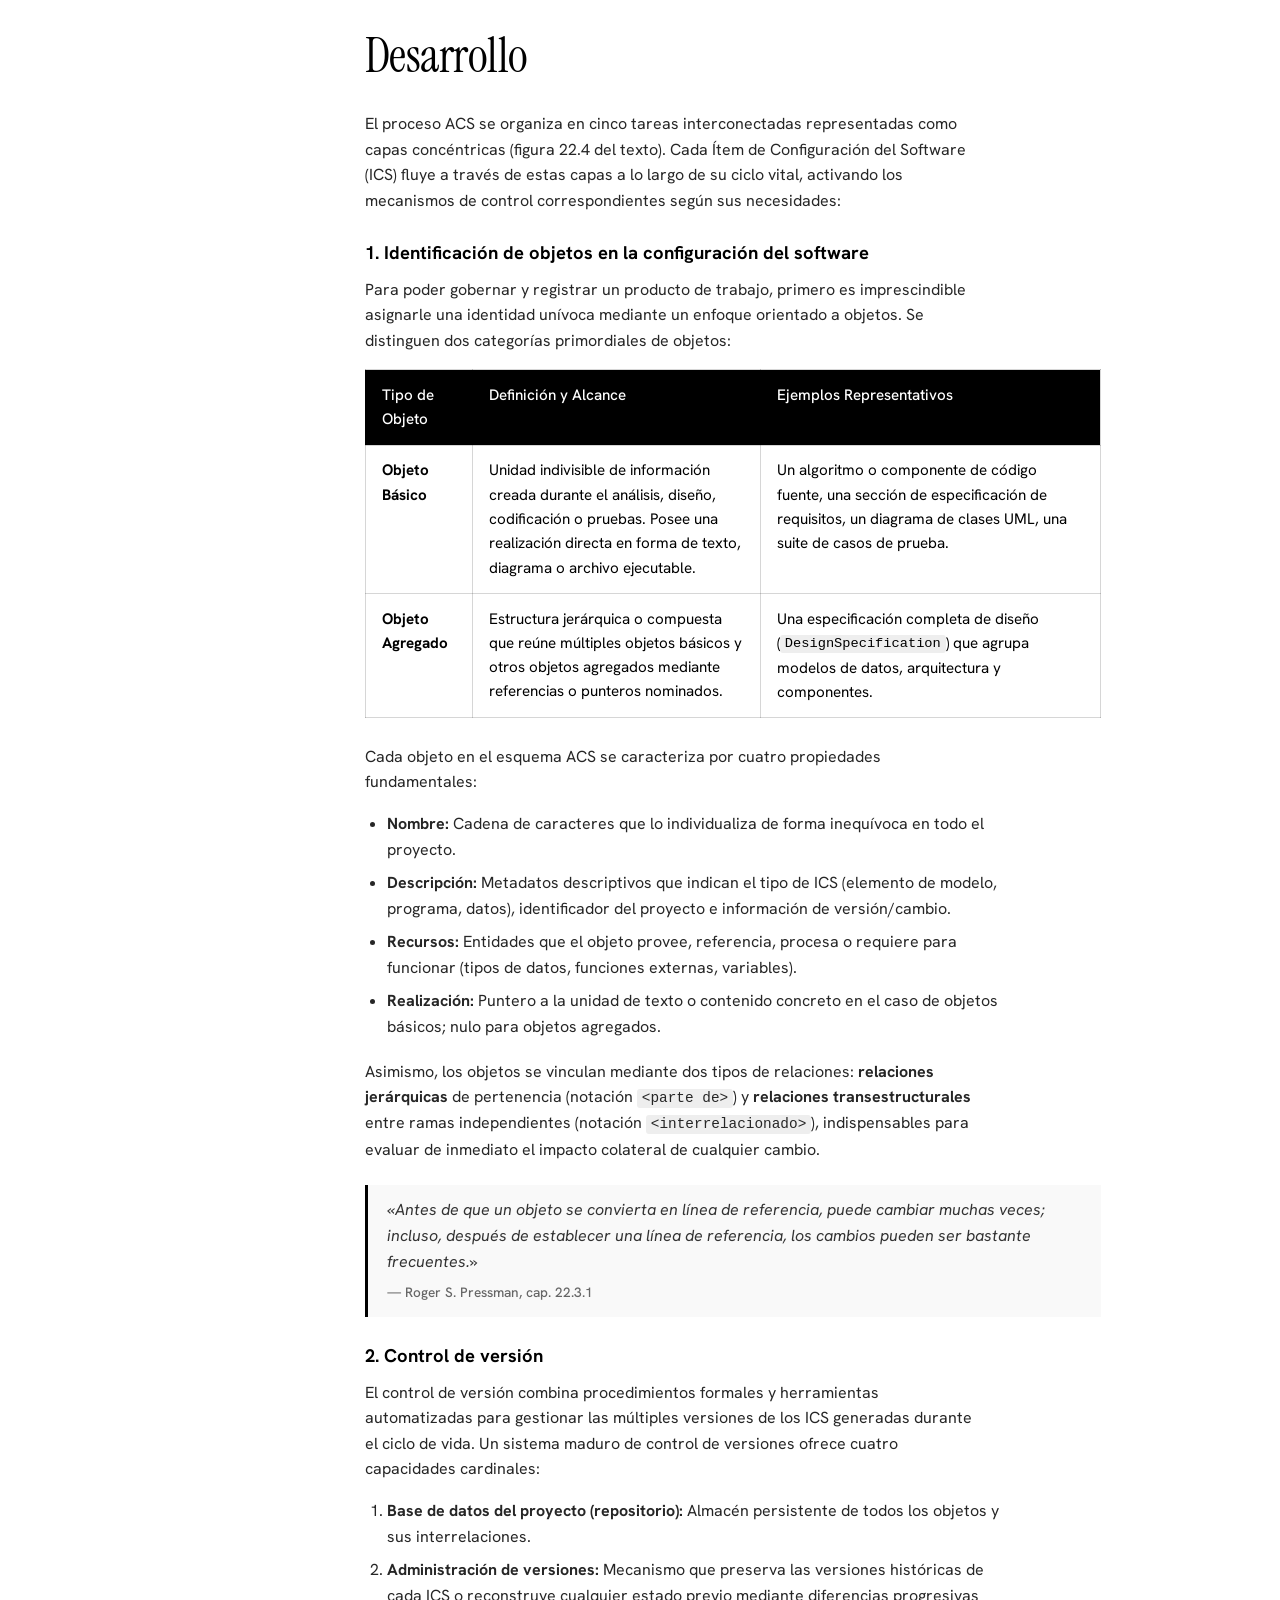
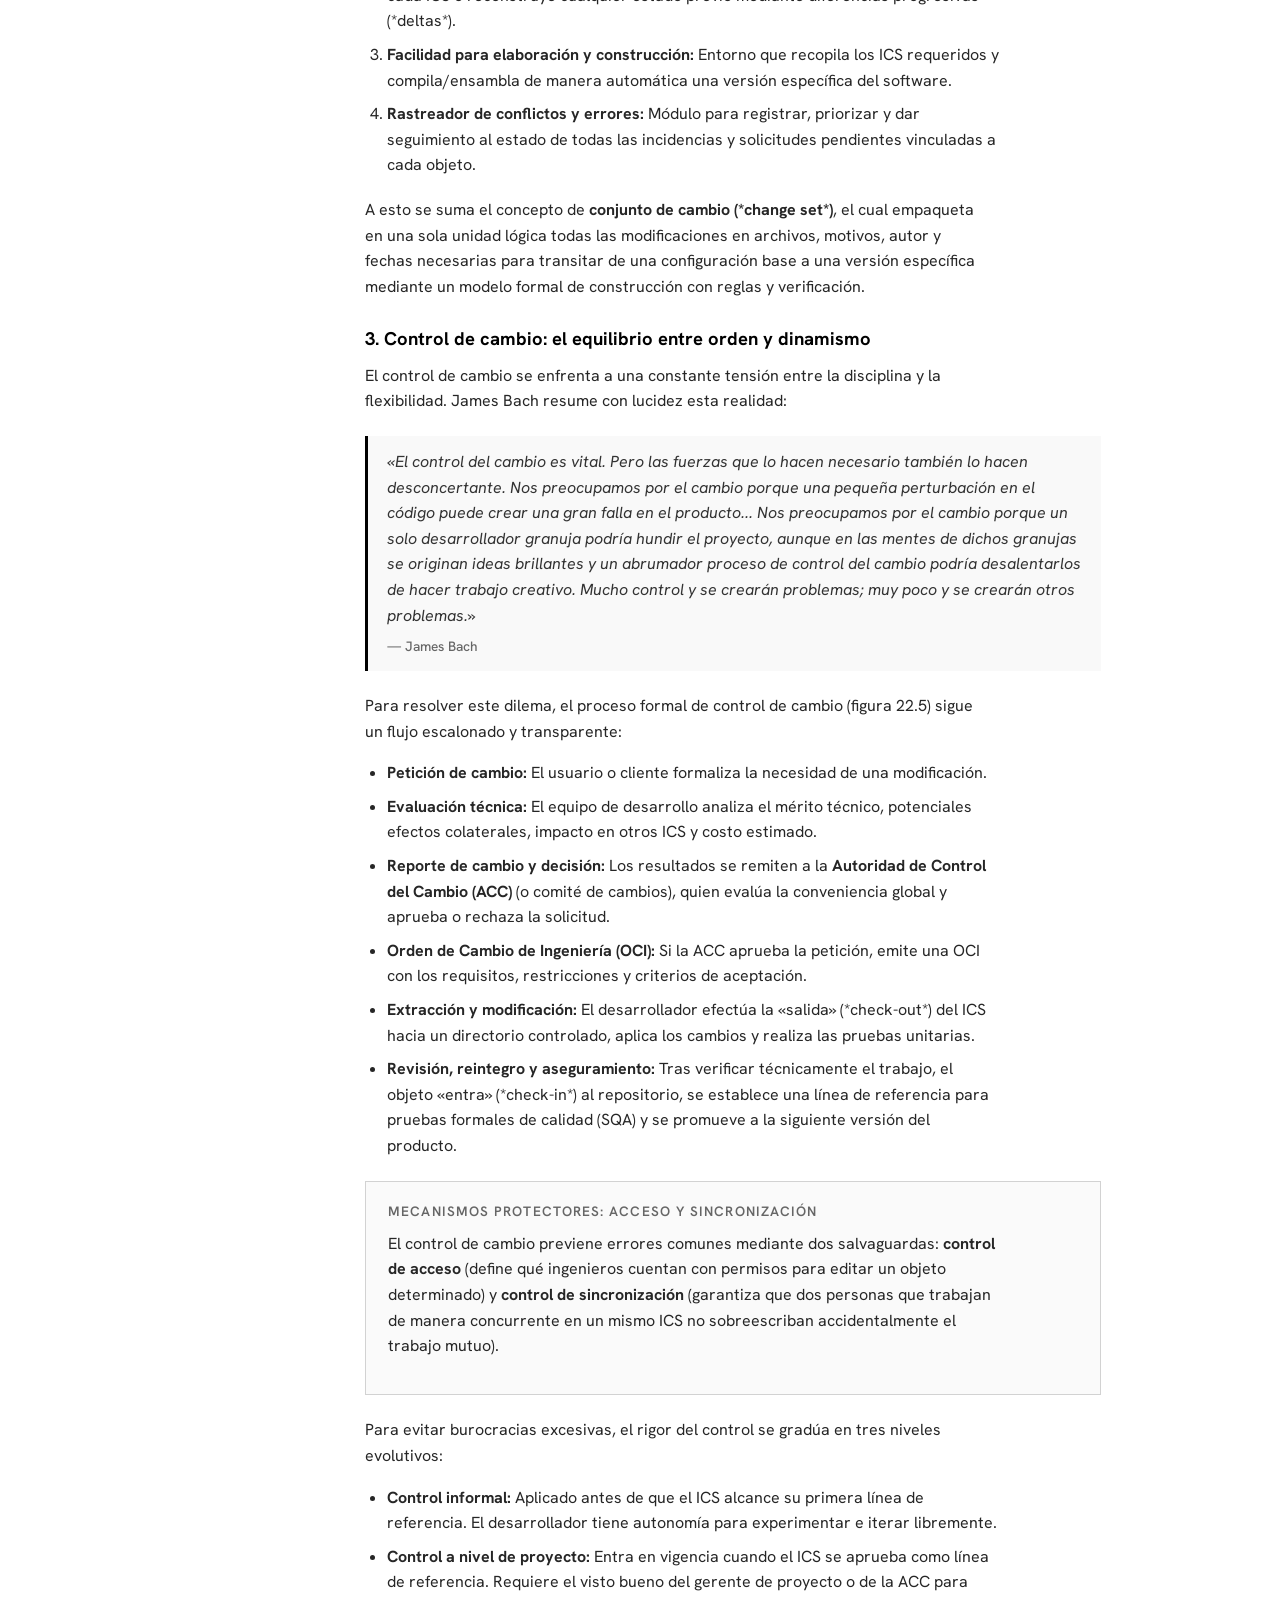
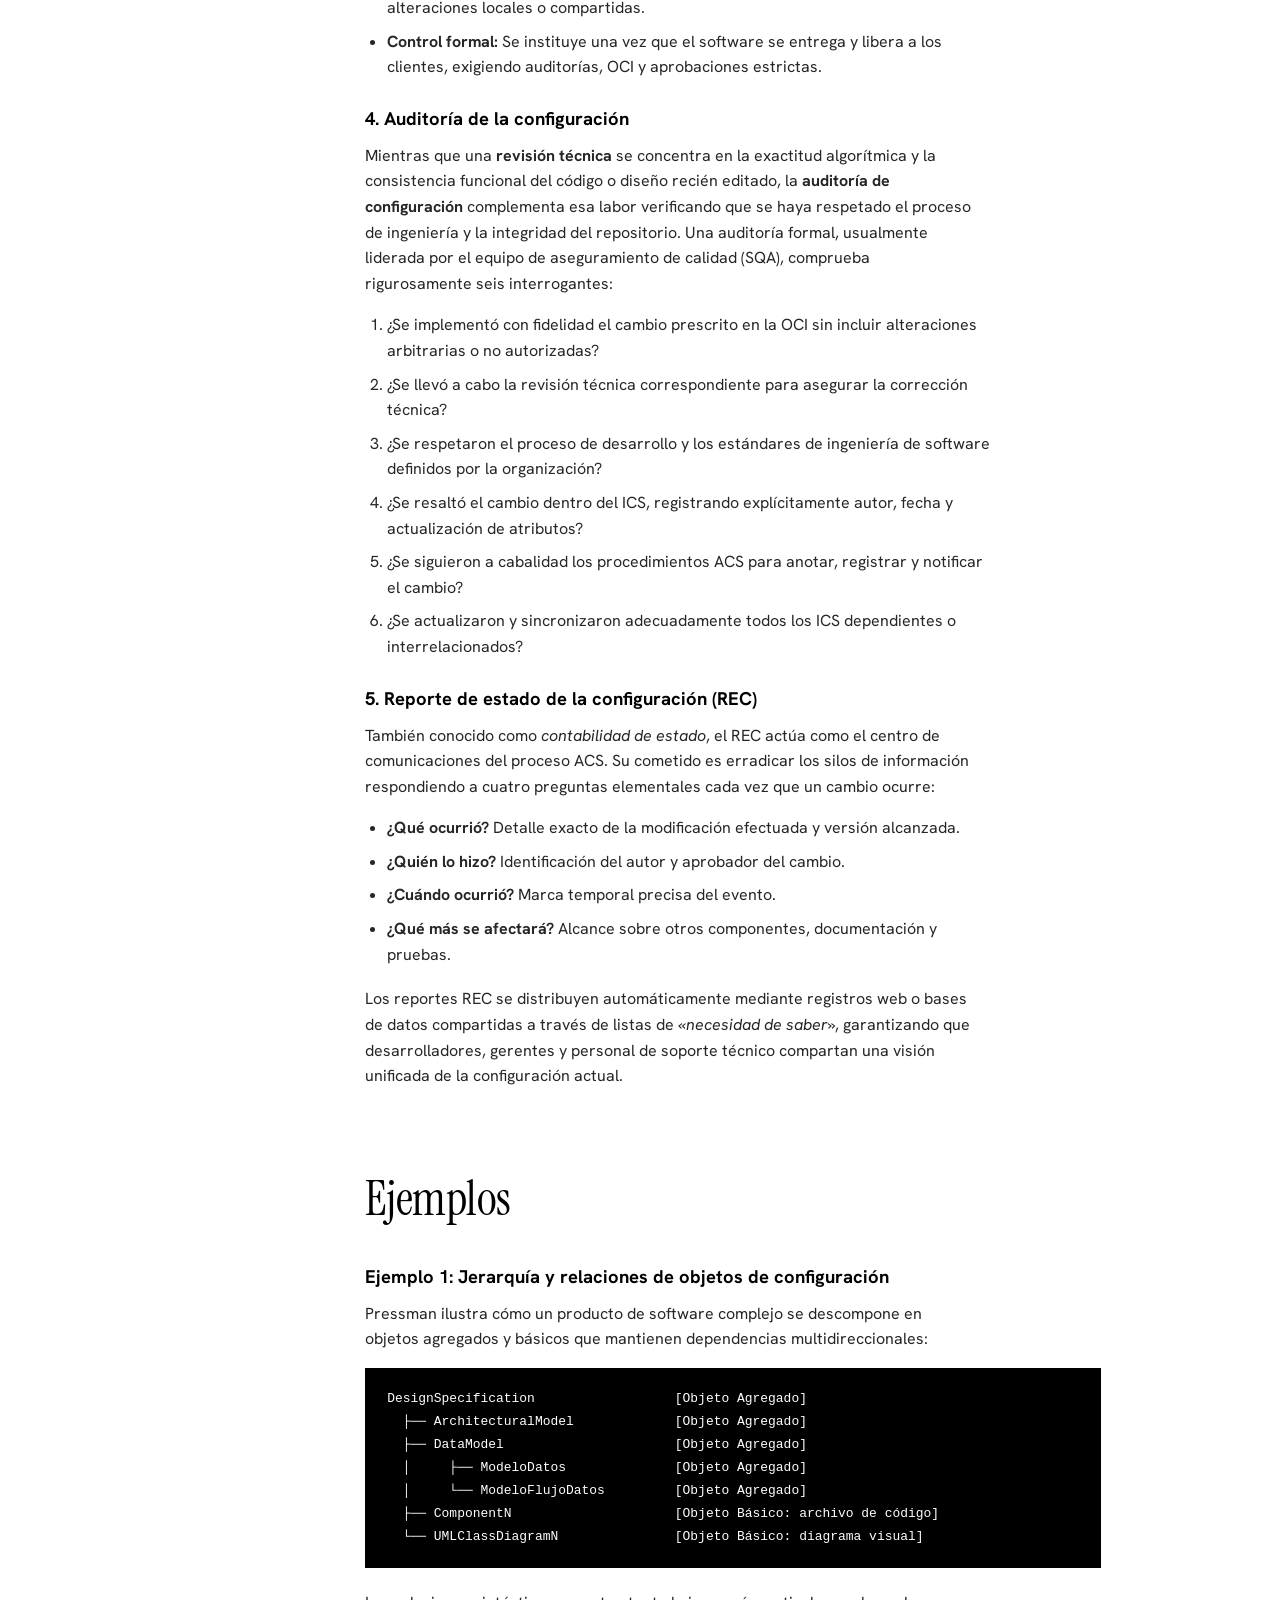
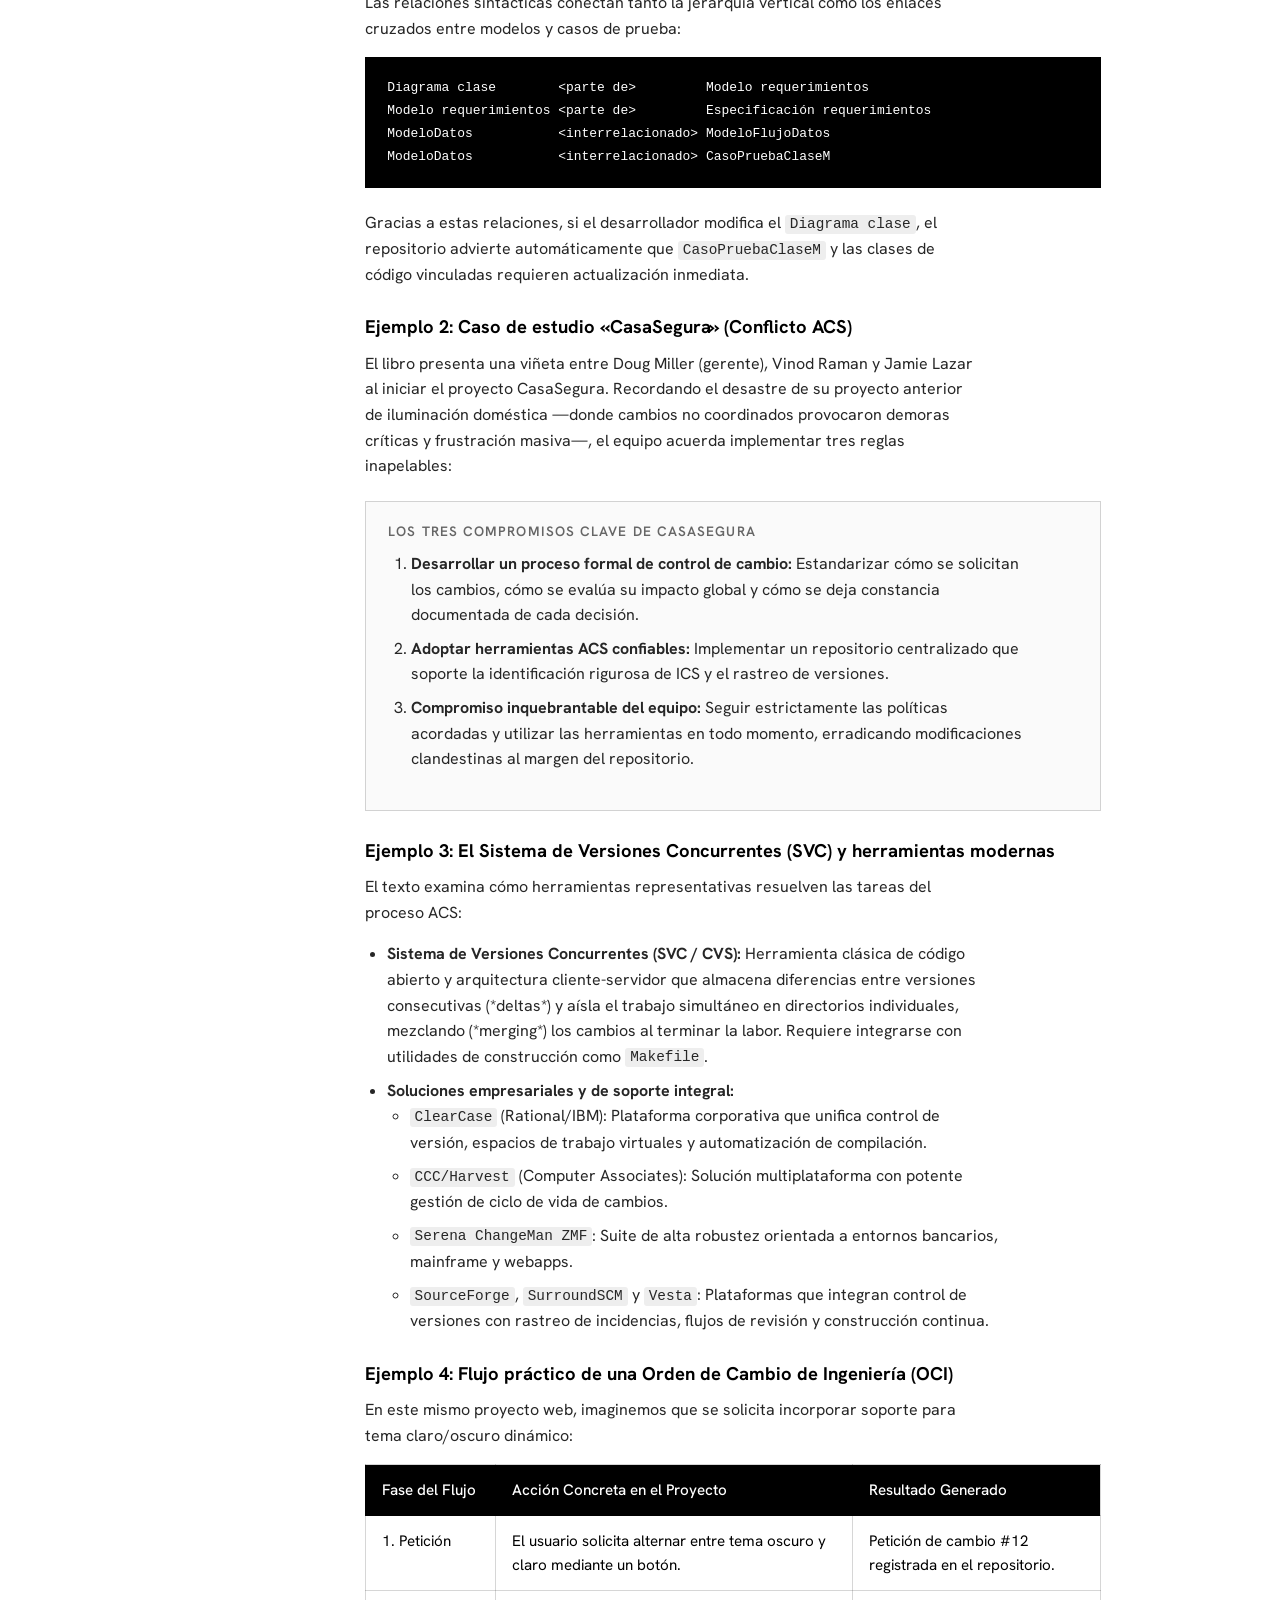
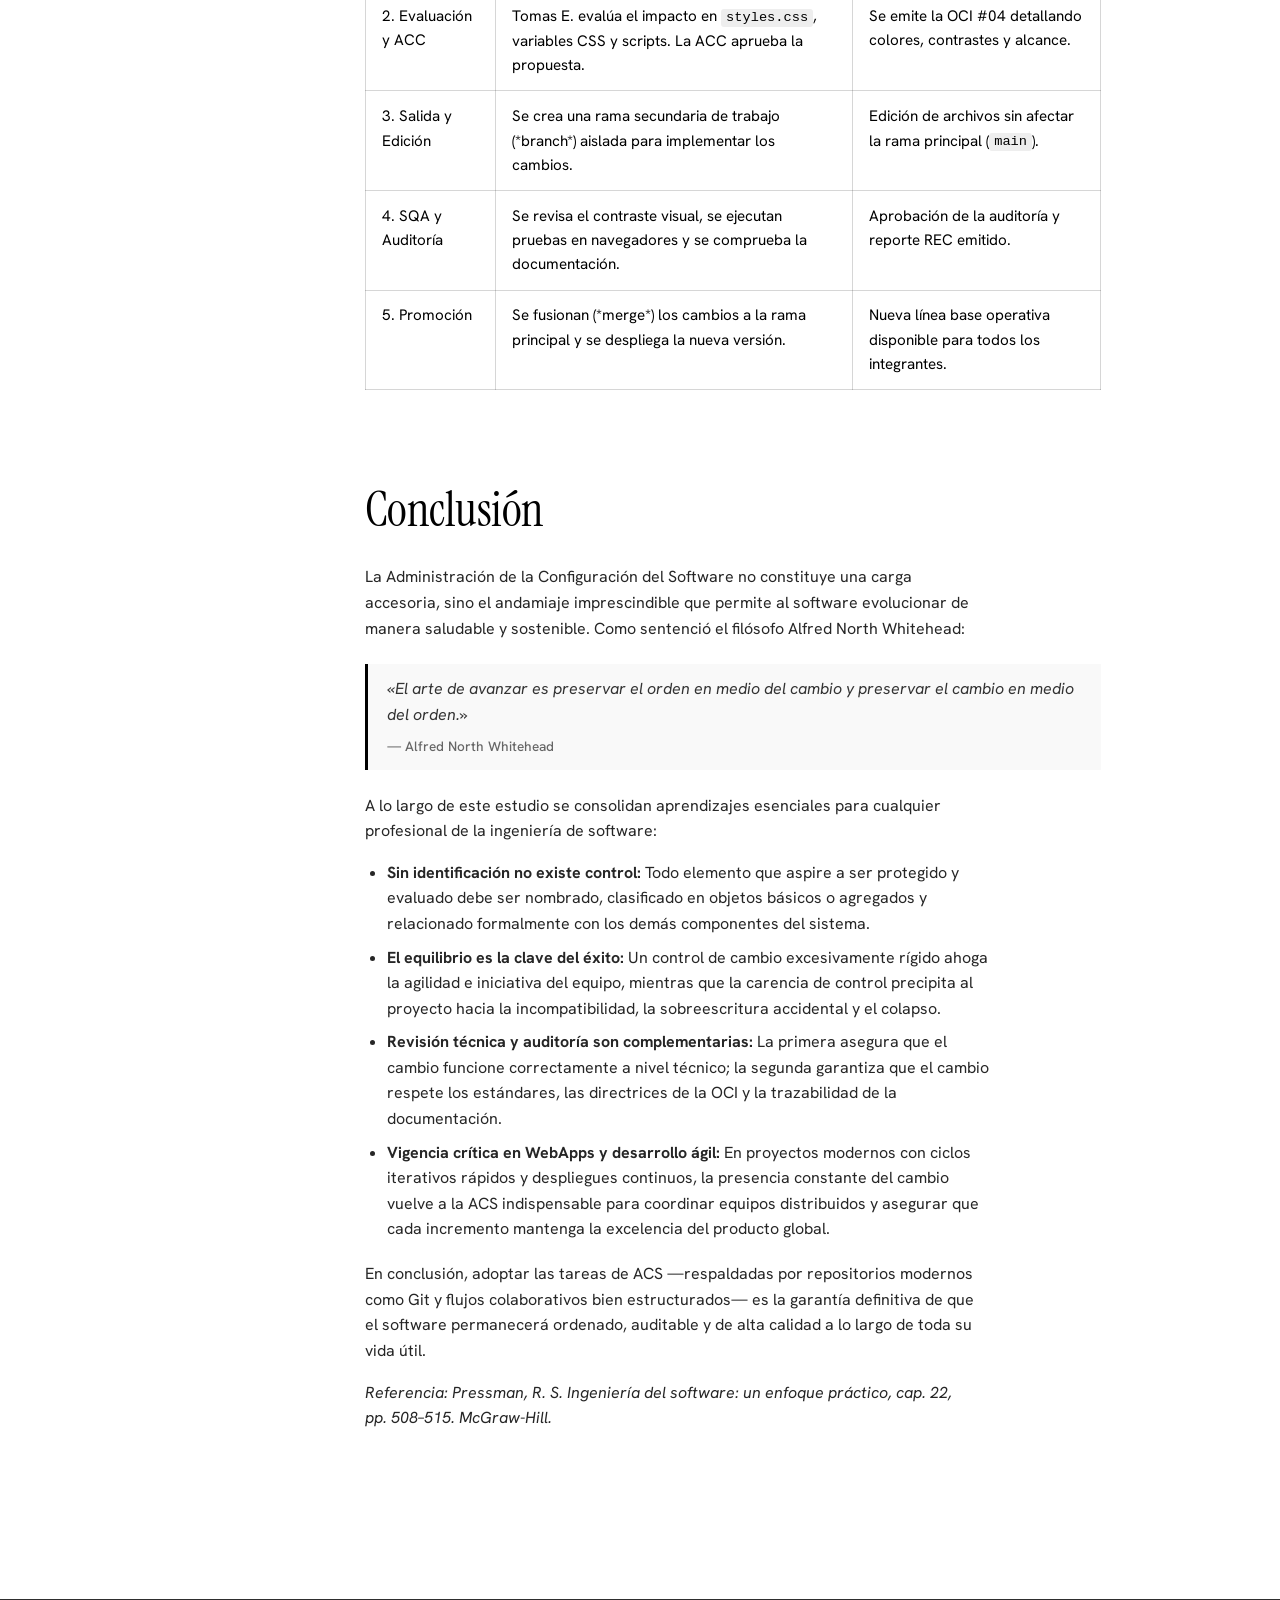
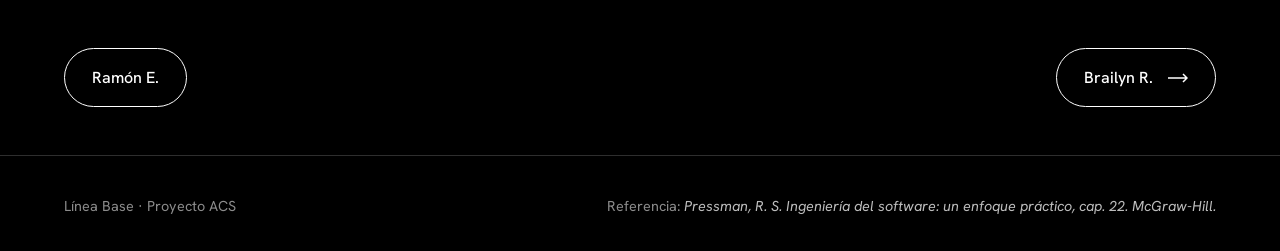
<file: html/tomas.html>
<!DOCTYPE html>
<html lang="es">
<head>
  <meta charset="UTF-8">
  <meta name="viewport" content="width=device-width, initial-scale=1">
  <title>Tomas E. · Línea Base</title>
  <link rel="icon" type="image/svg+xml" href="../assets/images/favicon.svg">
  <link rel="preconnect" href="https://fonts.googleapis.com">
  <link rel="preconnect" href="https://fonts.gstatic.com" crossorigin>
  <link href="https://fonts.googleapis.com/css2?family=Hanken+Grotesk:wght@400;500;600&family=Instrument+Serif&display=swap" rel="stylesheet">
  <link rel="stylesheet" href="../assets/css/styles.css">
</head>
<body>
  <header class="site-header">
    <a class="brand" href="../index.html" aria-label="Línea Base, inicio">
      <svg viewBox="0 0 48 48" fill="none" stroke="currentColor" stroke-width="2.5" stroke-linecap="round" aria-hidden="true">
        <path d="M8 14H17C25 14 25 24 33 24M8 24H33M8 34H17C25 34 25 24 33 24M33 24H41"/>
        <circle cx="8" cy="14" r="2.2" fill="currentColor" stroke="none"/>
        <circle cx="8" cy="24" r="2.2" fill="currentColor" stroke="none"/>
        <circle cx="8" cy="34" r="2.2" fill="currentColor" stroke="none"/>
      </svg>
      Línea Base
    </a>
    <nav class="site-nav" aria-label="Integrantes">
      <a href="ramon.html">Ramón E.</a>
      <a href="tomas.html" aria-current="page">Tomas E.</a>
      <a href="brailyn.html">Brailyn R.</a>
    </nav>
  </header>

  <main>
    <div class="page-head">
      <h1>Tomas E.</h1>
      <p>El proceso ACS: tareas fundamentales, control de cambio, versiones, auditoría y reporte de estado · Ingeniería del Software (Pressman, cap. 22, pp. 508–515).</p>
    </div>

    <div class="page-layout">
      <nav class="toc" aria-label="Contenido de la página">
        <a href="#introduccion">Introducción</a>
        <a href="#desarrollo">Desarrollo</a>
        <a href="#ejemplos">Ejemplos</a>
        <a href="#conclusion">Conclusión</a>
      </nav>

      <article class="article">

        <!-- INTRODUCCIÓN -->
        <section id="introduccion">
          <h2>Introducción</h2>
          <p>En cualquier proyecto de software, el cambio es una realidad inevitable que acompaña a cada etapa del ciclo de vida. Como advertía el escritor Arnold Bennett: <em>«Cualquier cambio, incluso para mejorar, está acompañado de inconvenientes e incomodidades»</em>. Si un equipo no cuenta con directrices formales para gestionar la evolución constante de sus productos de trabajo, el desarrollo degenera rápidamente en confusión, inconsistencias y pérdida de calidad.</p>
          
          <p>La <strong>Administración de la Configuración del Software (ACS)</strong> es la disciplina de la ingeniería de software encargada de transformar ese potencial desorden en un proceso sistemático, predecible y rigurosamente controlado. Su propósito no es frenar la innovación ni imponer trabas burocráticas innecesarias, sino brindar las salvaguardas necesarias para que las modificaciones aporten valor sin poner en peligro la integridad del producto.</p>

          <p>El núcleo operativo de la ACS descansa sobre dos pilares expuestos por Roger S. Pressman:</p>
          <ul>
            <li><strong>El Repositorio del Proyecto:</strong> Una base de datos especializada capaz de administrar objetos de configuración con granularidades arbitrarias (desde una variable o función hasta módulos enteros). El repositorio rastrea dependencias entre elementos de diseño y código, permite el <em>rastreo hacia adelante</em> (de los requerimientos a la implementación) y el <em>rastreo hacia atrás</em> (del código a su especificación de origen), y conserva ensayos de auditoría que registran con exactitud quién, cuándo y por qué efectuó cada cambio.</li>
            <li><strong>Los cuatro objetivos esenciales del proceso ACS:</strong>
              <ol>
                <li>Identificar con precisión todos los ítems que componen la configuración del software.</li>
                <li>Administrar y regular las modificaciones aplicadas a uno o más de estos ítems.</li>
                <li>Facilitar la construcción ordenada y reproducible de diferentes versiones del sistema.</li>
                <li>Garantizar que la calidad técnica del software se preserve intacta a medida que el sistema evoluciona a lo largo del tiempo.</li>
              </ol>
            </li>
          </ul>

          <p>Para responder a cómo un equipo de desarrollo identifica elementos discretos, controla versiones paralelas y comunica los cambios realizados, Pressman estructura el proceso ACS mediante un modelo de <strong>cinco capas concéntricas</strong>: identificación, control de versión, control de cambio, auditoría de configuración y reporte de estado.</p>
        </section>

        <!-- DESARROLLO -->
        <section id="desarrollo">
          <h2>Desarrollo</h2>
          <p>El proceso ACS se organiza en cinco tareas interconectadas representadas como capas concéntricas (figura 22.4 del texto). Cada Ítem de Configuración del Software (ICS) fluye a través de estas capas a lo largo de su ciclo vital, activando los mecanismos de control correspondientes según sus necesidades:</p>

          <h3>1. Identificación de objetos en la configuración del software</h3>
          <p>Para poder gobernar y registrar un producto de trabajo, primero es imprescindible asignarle una identidad unívoca mediante un enfoque orientado a objetos. Se distinguen dos categorías primordiales de objetos:</p>
          
          <div class="table-wrap">
            <table>
              <thead>
                <tr>
                  <th>Tipo de Objeto</th>
                  <th>Definición y Alcance</th>
                  <th>Ejemplos Representativos</th>
                </tr>
              </thead>
              <tbody>
                <tr>
                  <td><strong>Objeto Básico</strong></td>
                  <td>Unidad indivisible de información creada durante el análisis, diseño, codificación o pruebas. Posee una realización directa en forma de texto, diagrama o archivo ejecutable.</td>
                  <td>Un algoritmo o componente de código fuente, una sección de especificación de requisitos, un diagrama de clases UML, una suite de casos de prueba.</td>
                </tr>
                <tr>
                  <td><strong>Objeto Agregado</strong></td>
                  <td>Estructura jerárquica o compuesta que reúne múltiples objetos básicos y otros objetos agregados mediante referencias o punteros nominados.</td>
                  <td>Una especificación completa de diseño (<code>DesignSpecification</code>) que agrupa modelos de datos, arquitectura y componentes.</td>
                </tr>
              </tbody>
            </table>
          </div>

          <p>Cada objeto en el esquema ACS se caracteriza por cuatro propiedades fundamentales:</p>
          <ul>
            <li><strong>Nombre:</strong> Cadena de caracteres que lo individualiza de forma inequívoca en todo el proyecto.</li>
            <li><strong>Descripción:</strong> Metadatos descriptivos que indican el tipo de ICS (elemento de modelo, programa, datos), identificador del proyecto e información de versión/cambio.</li>
            <li><strong>Recursos:</strong> Entidades que el objeto provee, referencia, procesa o requiere para funcionar (tipos de datos, funciones externas, variables).</li>
            <li><strong>Realización:</strong> Puntero a la unidad de texto o contenido concreto en el caso de objetos básicos; nulo para objetos agregados.</li>
          </ul>

          <p>Asimismo, los objetos se vinculan mediante dos tipos de relaciones: <strong>relaciones jerárquicas</strong> de pertenencia (notación <code>&lt;parte de&gt;</code>) y <strong>relaciones transestructurales</strong> entre ramas independientes (notación <code>&lt;interrelacionado&gt;</code>), indispensables para evaluar de inmediato el impacto colateral de cualquier cambio.</p>

          <blockquote>
            «Antes de que un objeto se convierta en línea de referencia, puede cambiar muchas veces; incluso, después de establecer una línea de referencia, los cambios pueden ser bastante frecuentes.»
            <cite>— Roger S. Pressman, cap. 22.3.1</cite>
          </blockquote>

          <h3>2. Control de versión</h3>
          <p>El control de versión combina procedimientos formales y herramientas automatizadas para gestionar las múltiples versiones de los ICS generadas durante el ciclo de vida. Un sistema maduro de control de versiones ofrece cuatro capacidades cardinales:</p>
          <ol>
            <li><strong>Base de datos del proyecto (repositorio):</strong> Almacén persistente de todos los objetos y sus interrelaciones.</li>
            <li><strong>Administración de versiones:</strong> Mecanismo que preserva las versiones históricas de cada ICS o reconstruye cualquier estado previo mediante diferencias progresivas (*deltas*).</li>
            <li><strong>Facilidad para elaboración y construcción:</strong> Entorno que recopila los ICS requeridos y compila/ensambla de manera automática una versión específica del software.</li>
            <li><strong>Rastreador de conflictos y errores:</strong> Módulo para registrar, priorizar y dar seguimiento al estado de todas las incidencias y solicitudes pendientes vinculadas a cada objeto.</li>
          </ol>
          <p>A esto se suma el concepto de <strong>conjunto de cambio (*change set*)</strong>, el cual empaqueta en una sola unidad lógica todas las modificaciones en archivos, motivos, autor y fechas necesarias para transitar de una configuración base a una versión específica mediante un modelo formal de construcción con reglas y verificación.</p>

          <h3>3. Control de cambio: el equilibrio entre orden y dinamismo</h3>
          <p>El control de cambio se enfrenta a una constante tensión entre la disciplina y la flexibilidad. James Bach resume con lucidez esta realidad:</p>

          <blockquote>
            «El control del cambio es vital. Pero las fuerzas que lo hacen necesario también lo hacen desconcertante. Nos preocupamos por el cambio porque una pequeña perturbación en el código puede crear una gran falla en el producto... Nos preocupamos por el cambio porque un solo desarrollador granuja podría hundir el proyecto, aunque en las mentes de dichos granujas se originan ideas brillantes y un abrumador proceso de control del cambio podría desalentarlos de hacer trabajo creativo. Mucho control y se crearán problemas; muy poco y se crearán otros problemas.»
            <cite>— James Bach</cite>
          </blockquote>

          <p>Para resolver este dilema, el proceso formal de control de cambio (figura 22.5) sigue un flujo escalonado y transparente:</p>
          <ul>
            <li><strong>Petición de cambio:</strong> El usuario o cliente formaliza la necesidad de una modificación.</li>
            <li><strong>Evaluación técnica:</strong> El equipo de desarrollo analiza el mérito técnico, potenciales efectos colaterales, impacto en otros ICS y costo estimado.</li>
            <li><strong>Reporte de cambio y decisión:</strong> Los resultados se remiten a la <strong>Autoridad de Control del Cambio (ACC)</strong> (o comité de cambios), quien evalúa la conveniencia global y aprueba o rechaza la solicitud.</li>
            <li><strong>Orden de Cambio de Ingeniería (OCI):</strong> Si la ACC aprueba la petición, emite una OCI con los requisitos, restricciones y criterios de aceptación.</li>
            <li><strong>Extracción y modificación:</strong> El desarrollador efectúa la «salida» (*check-out*) del ICS hacia un directorio controlado, aplica los cambios y realiza las pruebas unitarias.</li>
            <li><strong>Revisión, reintegro y aseguramiento:</strong> Tras verificar técnicamente el trabajo, el objeto «entra» (*check-in*) al repositorio, se establece una línea de referencia para pruebas formales de calidad (SQA) y se promueve a la siguiente versión del producto.</li>
          </ul>

          <div class="callout">
            <div class="callout-title">Mecanismos protectores: Acceso y Sincronización</div>
            <p>El control de cambio previene errores comunes mediante dos salvaguardas: <strong>control de acceso</strong> (define qué ingenieros cuentan con permisos para editar un objeto determinado) y <strong>control de sincronización</strong> (garantiza que dos personas que trabajan de manera concurrente en un mismo ICS no sobreescriban accidentalmente el trabajo mutuo).</p>
          </div>

          <p>Para evitar burocracias excesivas, el rigor del control se gradúa en tres niveles evolutivos:</p>
          <ul>
            <li><strong>Control informal:</strong> Aplicado antes de que el ICS alcance su primera línea de referencia. El desarrollador tiene autonomía para experimentar e iterar libremente.</li>
            <li><strong>Control a nivel de proyecto:</strong> Entra en vigencia cuando el ICS se aprueba como línea de referencia. Requiere el visto bueno del gerente de proyecto o de la ACC para alteraciones locales o compartidas.</li>
            <li><strong>Control formal:</strong> Se instituye una vez que el software se entrega y libera a los clientes, exigiendo auditorías, OCI y aprobaciones estrictas.</li>
          </ul>

          <h3>4. Auditoría de la configuración</h3>
          <p>Mientras que una <strong>revisión técnica</strong> se concentra en la exactitud algorítmica y la consistencia funcional del código o diseño recién editado, la <strong>auditoría de configuración</strong> complementa esa labor verificando que se haya respetado el proceso de ingeniería y la integridad del repositorio. Una auditoría formal, usualmente liderada por el equipo de aseguramiento de calidad (SQA), comprueba rigurosamente seis interrogantes:</p>
          <ol>
            <li>¿Se implementó con fidelidad el cambio prescrito en la OCI sin incluir alteraciones arbitrarias o no autorizadas?</li>
            <li>¿Se llevó a cabo la revisión técnica correspondiente para asegurar la corrección técnica?</li>
            <li>¿Se respetaron el proceso de desarrollo y los estándares de ingeniería de software definidos por la organización?</li>
            <li>¿Se resaltó el cambio dentro del ICS, registrando explícitamente autor, fecha y actualización de atributos?</li>
            <li>¿Se siguieron a cabalidad los procedimientos ACS para anotar, registrar y notificar el cambio?</li>
            <li>¿Se actualizaron y sincronizaron adecuadamente todos los ICS dependientes o interrelacionados?</li>
          </ol>

          <h3>5. Reporte de estado de la configuración (REC)</h3>
          <p>También conocido como <em>contabilidad de estado</em>, el REC actúa como el centro de comunicaciones del proceso ACS. Su cometido es erradicar los silos de información respondiendo a cuatro preguntas elementales cada vez que un cambio ocurre:</p>
          <ul>
            <li><strong>¿Qué ocurrió?</strong> Detalle exacto de la modificación efectuada y versión alcanzada.</li>
            <li><strong>¿Quién lo hizo?</strong> Identificación del autor y aprobador del cambio.</li>
            <li><strong>¿Cuándo ocurrió?</strong> Marca temporal precisa del evento.</li>
            <li><strong>¿Qué más se afectará?</strong> Alcance sobre otros componentes, documentación y pruebas.</li>
          </ul>
          <p>Los reportes REC se distribuyen automáticamente mediante registros web o bases de datos compartidas a través de listas de <em>«necesidad de saber»</em>, garantizando que desarrolladores, gerentes y personal de soporte técnico compartan una visión unificada de la configuración actual.</p>
        </section>

        <!-- EJEMPLOS -->
        <section id="ejemplos">
          <h2>Ejemplos</h2>

          <h3>Ejemplo 1: Jerarquía y relaciones de objetos de configuración</h3>
          <p>Pressman ilustra cómo un producto de software complejo se descompone en objetos agregados y básicos que mantienen dependencias multidireccionales:</p>

          <pre><code>DesignSpecification                  [Objeto Agregado]
  ├── ArchitecturalModel             [Objeto Agregado]
  ├── DataModel                      [Objeto Agregado]
  │     ├── ModeloDatos              [Objeto Agregado]
  │     └── ModeloFlujoDatos         [Objeto Agregado]
  ├── ComponentN                     [Objeto Básico: archivo de código]
  └── UMLClassDiagramN               [Objeto Básico: diagrama visual]</code></pre>

          <p>Las relaciones sintácticas conectan tanto la jerarquía vertical como los enlaces cruzados entre modelos y casos de prueba:</p>
          <pre><code>Diagrama clase        &lt;parte de&gt;         Modelo requerimientos
Modelo requerimientos &lt;parte de&gt;         Especificación requerimientos
ModeloDatos           &lt;interrelacionado&gt; ModeloFlujoDatos
ModeloDatos           &lt;interrelacionado&gt; CasoPruebaClaseM</code></pre>
          <p>Gracias a estas relaciones, si el desarrollador modifica el <code>Diagrama clase</code>, el repositorio advierte automáticamente que <code>CasoPruebaClaseM</code> y las clases de código vinculadas requieren actualización inmediata.</p>

          <h3>Ejemplo 2: Caso de estudio «CasaSegura» (Conflicto ACS)</h3>
          <p>El libro presenta una viñeta entre Doug Miller (gerente), Vinod Raman y Jamie Lazar al iniciar el proyecto CasaSegura. Recordando el desastre de su proyecto anterior de iluminación doméstica —donde cambios no coordinados provocaron demoras críticas y frustración masiva—, el equipo acuerda implementar tres reglas inapelables:</p>
          <div class="callout">
            <div class="callout-title">Los tres compromisos clave de CasaSegura</div>
            <ol>
              <li><strong>Desarrollar un proceso formal de control de cambio:</strong> Estandarizar cómo se solicitan los cambios, cómo se evalúa su impacto global y cómo se deja constancia documentada de cada decisión.</li>
              <li><strong>Adoptar herramientas ACS confiables:</strong> Implementar un repositorio centralizado que soporte la identificación rigurosa de ICS y el rastreo de versiones.</li>
              <li><strong>Compromiso inquebrantable del equipo:</strong> Seguir estrictamente las políticas acordadas y utilizar las herramientas en todo momento, erradicando modificaciones clandestinas al margen del repositorio.</li>
            </ol>
          </div>

          <h3>Ejemplo 3: El Sistema de Versiones Concurrentes (SVC) y herramientas modernas</h3>
          <p>El texto examina cómo herramientas representativas resuelven las tareas del proceso ACS:</p>
          <ul>
            <li><strong>Sistema de Versiones Concurrentes (SVC / CVS):</strong> Herramienta clásica de código abierto y arquitectura cliente-servidor que almacena diferencias entre versiones consecutivas (*deltas*) y aísla el trabajo simultáneo en directorios individuales, mezclando (*merging*) los cambios al terminar la labor. Requiere integrarse con utilidades de construcción como <code>Makefile</code>.</li>
            <li><strong>Soluciones empresariales y de soporte integral:</strong>
              <ul>
                <li><code>ClearCase</code> (Rational/IBM): Plataforma corporativa que unifica control de versión, espacios de trabajo virtuales y automatización de compilación.</li>
                <li><code>CCC/Harvest</code> (Computer Associates): Solución multiplataforma con potente gestión de ciclo de vida de cambios.</li>
                <li><code>Serena ChangeMan ZMF</code>: Suite de alta robustez orientada a entornos bancarios, mainframe y webapps.</li>
                <li><code>SourceForge</code>, <code>SurroundSCM</code> y <code>Vesta</code>: Plataformas que integran control de versiones con rastreo de incidencias, flujos de revisión y construcción continua.</li>
              </ul>
            </li>
          </ul>

          <h3>Ejemplo 4: Flujo práctico de una Orden de Cambio de Ingeniería (OCI)</h3>
          <p>En este mismo proyecto web, imaginemos que se solicita incorporar soporte para tema claro/oscuro dinámico:</p>
          <div class="table-wrap">
            <table>
              <thead>
                <tr><th>Fase del Flujo</th><th>Acción Concreta en el Proyecto</th><th>Resultado Generado</th></tr>
              </thead>
              <tbody>
                <tr><td>1. Petición</td><td>El usuario solicita alternar entre tema oscuro y claro mediante un botón.</td><td>Petición de cambio #12 registrada en el repositorio.</td></tr>
                <tr><td>2. Evaluación y ACC</td><td>Tomas E. evalúa el impacto en <code>styles.css</code>, variables CSS y scripts. La ACC aprueba la propuesta.</td><td>Se emite la OCI #04 detallando colores, contrastes y alcance.</td></tr>
                <tr><td>3. Salida y Edición</td><td>Se crea una rama secundaria de trabajo (*branch*) aislada para implementar los cambios.</td><td>Edición de archivos sin afectar la rama principal (<code>main</code>).</td></tr>
                <tr><td>4. SQA y Auditoría</td><td>Se revisa el contraste visual, se ejecutan pruebas en navegadores y se comprueba la documentación.</td><td>Aprobación de la auditoría y reporte REC emitido.</td></tr>
                <tr><td>5. Promoción</td><td>Se fusionan (*merge*) los cambios a la rama principal y se despliega la nueva versión.</td><td>Nueva línea base operativa disponible para todos los integrantes.</td></tr>
              </tbody>
            </table>
          </div>
        </section>

        <!-- CONCLUSIÓN -->
        <section id="conclusion">
          <h2>Conclusión</h2>
          <p>La Administración de la Configuración del Software no constituye una carga accesoria, sino el andamiaje imprescindible que permite al software evolucionar de manera saludable y sostenible. Como sentenció el filósofo Alfred North Whitehead:</p>

          <blockquote>
            «El arte de avanzar es preservar el orden en medio del cambio y preservar el cambio en medio del orden.»
            <cite>— Alfred North Whitehead</cite>
          </blockquote>

          <p>A lo largo de este estudio se consolidan aprendizajes esenciales para cualquier profesional de la ingeniería de software:</p>
          <ul>
            <li><strong>Sin identificación no existe control:</strong> Todo elemento que aspire a ser protegido y evaluado debe ser nombrado, clasificado en objetos básicos o agregados y relacionado formalmente con los demás componentes del sistema.</li>
            <li><strong>El equilibrio es la clave del éxito:</strong> Un control de cambio excesivamente rígido ahoga la agilidad e iniciativa del equipo, mientras que la carencia de control precipita al proyecto hacia la incompatibilidad, la sobreescritura accidental y el colapso.</li>
            <li><strong>Revisión técnica y auditoría son complementarias:</strong> La primera asegura que el cambio funcione correctamente a nivel técnico; la segunda garantiza que el cambio respete los estándares, las directrices de la OCI y la trazabilidad de la documentación.</li>
            <li><strong>Vigencia crítica en WebApps y desarrollo ágil:</strong> En proyectos modernos con ciclos iterativos rápidos y despliegues continuos, la presencia constante del cambio vuelve a la ACS indispensable para coordinar equipos distribuidos y asegurar que cada incremento mantenga la excelencia del producto global.</li>
          </ul>

          <p>En conclusión, adoptar las tareas de ACS —respaldadas por repositorios modernos como Git y flujos colaborativos bien estructurados— es la garantía definitiva de que el software permanecerá ordenado, auditable y de alta calidad a lo largo de toda su vida útil.</p>

          <p><em>Referencia: Pressman, R. S. Ingeniería del software: un enfoque práctico, cap. 22, pp. 508–515. McGraw-Hill.</em></p>
        </section>

      </article>
    </div>
  </main>

  <div class="pager">
    <a class="btn" href="ramon.html">Ramón E.</a>
    <a class="btn" href="brailyn.html">Brailyn R. <svg class="arrow" viewBox="0 0 20 10" fill="none" stroke="currentColor" stroke-width="1.5" aria-hidden="true"><path d="M0 5H19M15 1l4 4-4 4"/></svg></a>
  </div>

  <footer class="site-footer">
    <span>Línea Base · Proyecto ACS</span>
    <span>Referencia: <em>Pressman, R. S. Ingeniería del software: un enfoque práctico, cap. 22. McGraw-Hill.</em></span>
  </footer>

  <script src="../scripts/script.js"></script>
</body>
</html>
</file>
<file: assets/css/styles.css>
/* ==========================================================
   Línea Base · estilos globales
   Paleta estrictamente blanco y negro + grises
   ========================================================== */
:root{
  --black:#000;
  --white:#fff;
  --grey-1:#8c8c8c;
  --grey-2:#bdbdbd;
  --line-dark:rgba(255,255,255,.18);
  --line-light:rgba(0,0,0,.16);
  --ease:cubic-bezier(.22,.8,.2,1);
  --display:"Instrument Serif","Times New Roman",serif;
  --text:"Hanken Grotesk","Helvetica Neue",Arial,sans-serif;
  --pad:clamp(1.25rem,5vw,4.5rem);
}
*,*::before,*::after{box-sizing:border-box;margin:0;padding:0}
html{scroll-behavior:smooth;-webkit-text-size-adjust:100%}
body{font-family:var(--text);background:var(--black);color:var(--white);line-height:1.6;overflow-x:hidden;-webkit-font-smoothing:antialiased}
body.loading{overflow:hidden}
a{color:inherit;text-decoration:none}
svg{display:block}
:focus-visible{outline:2px solid currentColor;outline-offset:4px}
::selection{background:var(--white);color:var(--black)}

/* ---------- Pantalla de carga ---------- */
.loader{position:fixed;inset:0;z-index:100;background:var(--black);color:var(--white);display:grid;place-items:center;transition:transform 1s var(--ease)}
.loader.done{transform:translateY(-100%)}
.loader-inner{display:grid;justify-items:center;gap:1.4rem}
.loader-logo{width:84px;height:84px}
.loader-logo path{stroke-dasharray:80;stroke-dashoffset:80;animation:draw 1.4s var(--ease) .15s forwards}
.loader-logo circle{opacity:0;transform-box:fill-box;transform-origin:center;animation:pop .4s var(--ease) forwards}
.loader-logo circle:nth-of-type(1){animation-delay:.1s}
.loader-logo circle:nth-of-type(2){animation-delay:.25s}
.loader-logo circle:nth-of-type(3){animation-delay:.4s}
.loader-name{font-family:var(--display);font-size:2rem;letter-spacing:.01em;opacity:0;animation:fade .8s ease .7s forwards}
.loader-bar{width:min(240px,60vw);height:1px;background:var(--line-dark);position:relative;overflow:hidden}
.loader-bar i{position:absolute;inset:0;background:var(--white);transform:scaleX(0);transform-origin:left}
.loader-count{font-size:.8rem;color:var(--grey-1);font-variant-numeric:tabular-nums}
@keyframes draw{to{stroke-dashoffset:0}}
@keyframes pop{from{opacity:0;transform:scale(.4)}to{opacity:1;transform:scale(1)}}
@keyframes fade{to{opacity:1}}

/* ---------- Cabecera ---------- */
.site-header{position:fixed;top:0;left:0;right:0;z-index:50;display:flex;justify-content:space-between;align-items:center;padding:1.1rem var(--pad);color:#fff;mix-blend-mode:difference}
.brand{display:flex;align-items:center;gap:.7rem;font-family:var(--display);font-size:1.5rem}
.brand svg{width:30px;height:30px}
.site-nav{display:flex;gap:clamp(1rem,3vw,2.2rem);font-size:.92rem}
.site-nav a{position:relative;padding:.2rem 0}
.site-nav a::after{content:"";position:absolute;left:0;bottom:0;width:100%;height:1px;background:currentColor;transform:scaleX(0);transform-origin:right;transition:transform .5s var(--ease)}
.site-nav a:hover::after,.site-nav a[aria-current="page"]::after{transform:scaleX(1);transform-origin:left}

/* ---------- Hero ---------- */
.hero{min-height:100svh;display:flex;flex-direction:column;justify-content:flex-end;padding:7rem var(--pad) 3rem;position:relative;overflow:hidden}
.hero h1{font-family:var(--display);font-weight:400;font-size:clamp(2.8rem,9vw,8.5rem);line-height:.98;letter-spacing:-.02em;max-width:14ch}
.hero-sub{margin-top:1.6rem;max-width:46ch;color:var(--grey-2);font-size:clamp(1rem,1.4vw,1.2rem)}
.branches{width:100%;margin-top:clamp(2rem,5vw,4rem)}
.branches svg{width:100%;height:auto;overflow:visible}
.b-line{fill:none;stroke:var(--white);stroke-width:1.6;stroke-linecap:round;stroke-dasharray:1;stroke-dashoffset:1}
.b-dot{fill:var(--white);opacity:0;transform-box:fill-box;transform-origin:center}
.b-label{fill:var(--grey-2);font-family:var(--text);font-size:15px;opacity:0}
.b-main{font-family:var(--display);font-size:24px;fill:var(--white);opacity:0}
.ready .b-line{animation:trace 2.2s var(--ease) forwards}
.ready .b-line:nth-of-type(2){animation-delay:.25s}
.ready .b-line:nth-of-type(3){animation-delay:.5s}
.ready .b-line.merge{animation-delay:1.6s;animation-duration:1.2s}
.ready .b-dot{animation:pop .5s var(--ease) .2s forwards}
.ready .b-label{animation:fade .8s ease .4s forwards}
.ready .b-main{animation:fade .8s ease 2.6s forwards}
.ready .b-merge-dot{animation:pop .5s var(--ease) 2.4s forwards, pulse 2.4s ease-in-out 3.2s infinite}
@keyframes trace{to{stroke-dashoffset:0}}
@keyframes pulse{0%,100%{transform:scale(1)}50%{transform:scale(1.7)}}
.hero-text > *{opacity:0;transform:translateY(24px)}
.ready .hero-text > *{animation:rise 1s var(--ease) forwards}
.ready .hero-text > *:nth-child(2){animation-delay:.15s}
@keyframes rise{to{opacity:1;transform:none}}

/* ---------- Secciones por integrante ---------- */
.member{min-height:90svh;padding:clamp(5rem,12vw,9rem) var(--pad);position:relative;display:grid;align-content:center;overflow:hidden}
.member.light{background:var(--white);color:var(--black)}
.member.dark{background:var(--black);color:var(--white);border-top:1px solid var(--line-dark)}
.member .initial{position:absolute;right:calc(var(--pad) * .5);bottom:-.18em;font-family:var(--display);font-size:clamp(16rem,42vw,44rem);line-height:1;pointer-events:none;user-select:none;-webkit-text-stroke:1px currentColor;color:transparent;opacity:.22;transition:opacity .8s var(--ease),transform 1.2s var(--ease)}
.member:hover .initial{opacity:.5;transform:translateX(-1.5%)}
.member-body{position:relative;z-index:1;max-width:46rem}
.member h2{font-family:var(--display);font-weight:400;font-size:clamp(3.2rem,10vw,9rem);line-height:1;letter-spacing:-.02em}
.mask{display:block;overflow:hidden;padding-bottom:.08em}
.mask > span{display:block;transform:translateY(105%);transition:transform 1.1s var(--ease)}
.in .mask > span{transform:none}
.member p{margin-top:1.6rem;max-width:42ch;font-size:1.1rem;opacity:0;transform:translateY(16px);transition:opacity .9s ease .35s,transform .9s var(--ease) .35s}
.light p{color:#4a4a4a}.dark p{color:var(--grey-2)}
.member .btn{opacity:0;transition:opacity .9s ease .5s,color .5s var(--ease)}
.in p{opacity:1;transform:none}
.in .btn{opacity:1}

/* ---------- Botón ---------- */
.btn{display:inline-flex;align-items:center;gap:.9rem;margin-top:2.4rem;padding:1rem 1.7rem;border:1px solid currentColor;border-radius:999px;font-weight:500;font-size:1rem;position:relative;overflow:hidden;isolation:isolate;cursor:pointer;background:transparent;color:inherit}
.btn::before{content:"";position:absolute;inset:0;background:currentColor;transform:translateY(101%);transition:transform .55s var(--ease);z-index:-1}
.btn .arrow{width:20px;height:10px;transition:transform .5s var(--ease)}
.btn:hover .arrow{transform:translateX(5px)}
.btn:hover::before{transform:none}
.light .btn:hover{color:var(--white)}
.dark .btn:hover,.pager .btn:hover{color:var(--black)}

/* ---------- Pie ---------- */
.site-footer{background:var(--black);color:var(--grey-1);border-top:1px solid var(--line-dark);padding:2.4rem var(--pad);display:flex;flex-wrap:wrap;gap:1rem 3rem;justify-content:space-between;font-size:.9rem}
.site-footer em{color:var(--grey-2)}

/* ---------- Páginas de resumen ---------- */
.page-head{padding:9rem var(--pad) 4rem;border-bottom:1px solid var(--line-dark)}
.page-head h1{font-family:var(--display);font-weight:400;font-size:clamp(3rem,9vw,8rem);line-height:1;letter-spacing:-.02em}
.page-head p{margin-top:1.2rem;color:var(--grey-2);max-width:50ch}
.page-layout{display:grid;grid-template-columns:minmax(0,14rem) minmax(0,1fr);gap:clamp(2rem,6vw,6rem);padding:4rem var(--pad) 6rem;background:var(--white);color:var(--black)}
.toc{position:sticky;top:6rem;align-self:start;display:grid;gap:.7rem;font-size:.95rem;border-left:1px solid var(--line-light);padding-left:1.1rem}
.toc a{color:#6a6a6a;transition:color .3s,transform .4s var(--ease)}
.toc a:hover{color:var(--black);transform:translateX(4px)}
.article{max-width:46rem}
.article section{padding-bottom:3.5rem}
.article h2{font-family:var(--display);font-weight:400;font-size:clamp(2rem,4vw,3rem);margin-bottom:1rem;letter-spacing:-.01em}
.article h3{font-size:1.15rem;margin:1.6rem 0 .5rem}
.article p{margin-bottom:1rem;color:#262626;max-width:68ch}
.placeholder{border:1px dashed var(--grey-1);padding:1.4rem;color:#6a6a6a;font-size:.95rem}
.pager{display:flex;justify-content:space-between;gap:1rem;flex-wrap:wrap;padding:3rem var(--pad);background:var(--black);border-top:1px solid var(--line-dark)}
.pager .btn{margin-top:0}

/* ---------- Responsive / accesibilidad ---------- */
@media (max-width:760px){
  .site-nav{display:none}
  .page-layout{grid-template-columns:1fr}
  .toc{position:static;border-left:0;padding-left:0;grid-auto-flow:column;overflow-x:auto;gap:1.2rem}
  .toc a{white-space:nowrap}
}
@media (prefers-reduced-motion:reduce){
  *,*::before,*::after{animation-duration:.01ms!important;animation-delay:0s!important;transition-duration:.01ms!important;transition-delay:0s!important;scroll-behavior:auto!important}
}

/* ---------- Contenido de resúmenes ---------- */
.article ul, .article ol{margin:0 0 1.2rem 1.4rem;max-width:68ch}
.article li{margin-bottom:.5rem;color:#262626}
.article code{font-family:ui-monospace,Consolas,monospace;font-size:.9em;background:#eee;padding:.1em .35em;border-radius:3px}
.article pre{background:var(--black);color:var(--white);padding:1.2rem 1.4rem;overflow-x:auto;margin:1rem 0 1.4rem;font-size:.9rem;line-height:1.6}
.article pre code{background:none;padding:0;color:inherit}
.article blockquote{border-left:3px solid var(--black);margin:1.4rem 0;padding:.8rem 1.2rem;background:#f9f9f9;font-style:italic;color:#333}
.article blockquote cite{display:block;font-size:.85rem;font-style:normal;margin-top:.5rem;color:#666;font-weight:500}
.callout{border:1px solid var(--line-light);padding:1.2rem 1.4rem;margin:1.4rem 0;background:#fafafa}
.callout-title{font-size:.85rem;text-transform:uppercase;letter-spacing:.08em;font-weight:600;margin-bottom:.5rem;color:#666}
.table-wrap{overflow-x:auto;margin:1rem 0 1.6rem}
.article table{border-collapse:collapse;width:100%;font-size:.95rem}
.article th,.article td{border:1px solid var(--line-light);padding:.8rem 1rem;text-align:left;vertical-align:top}
.article th{background:var(--black);color:var(--white);font-weight:500}
</file>
